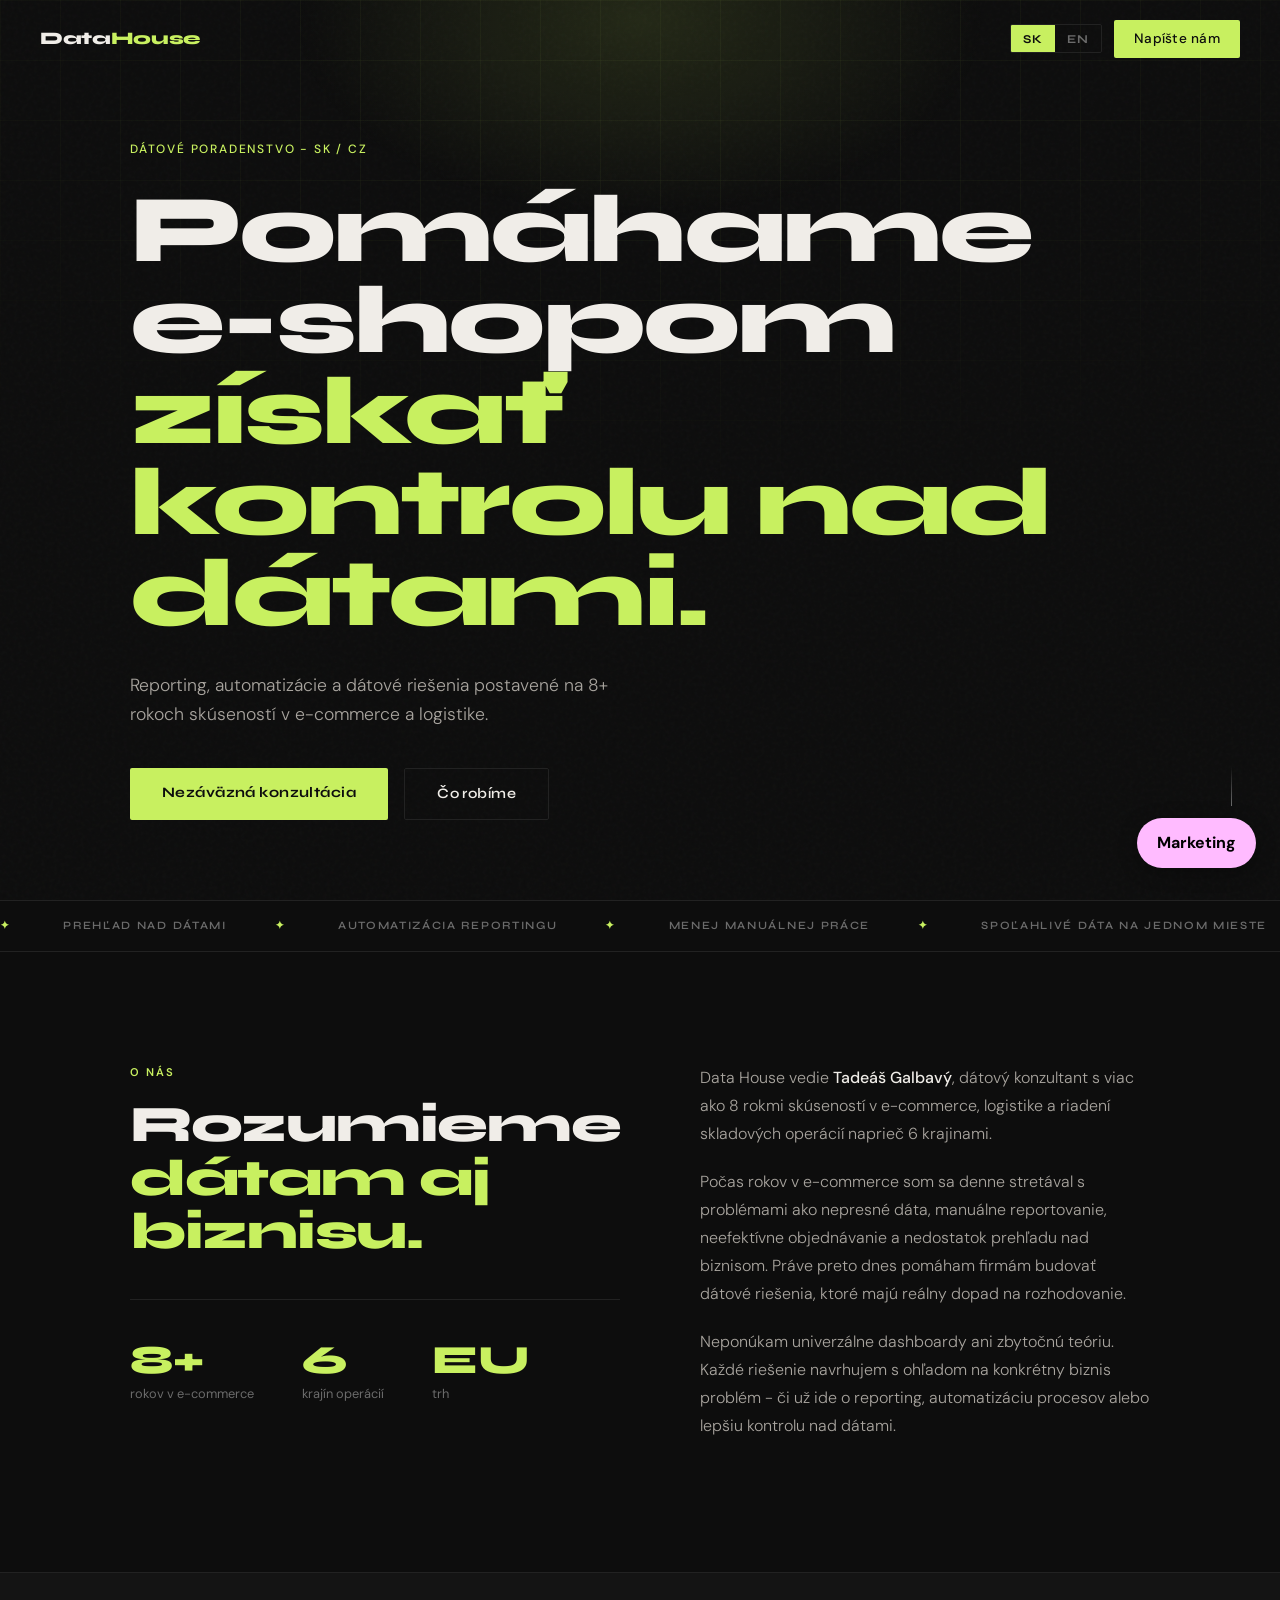
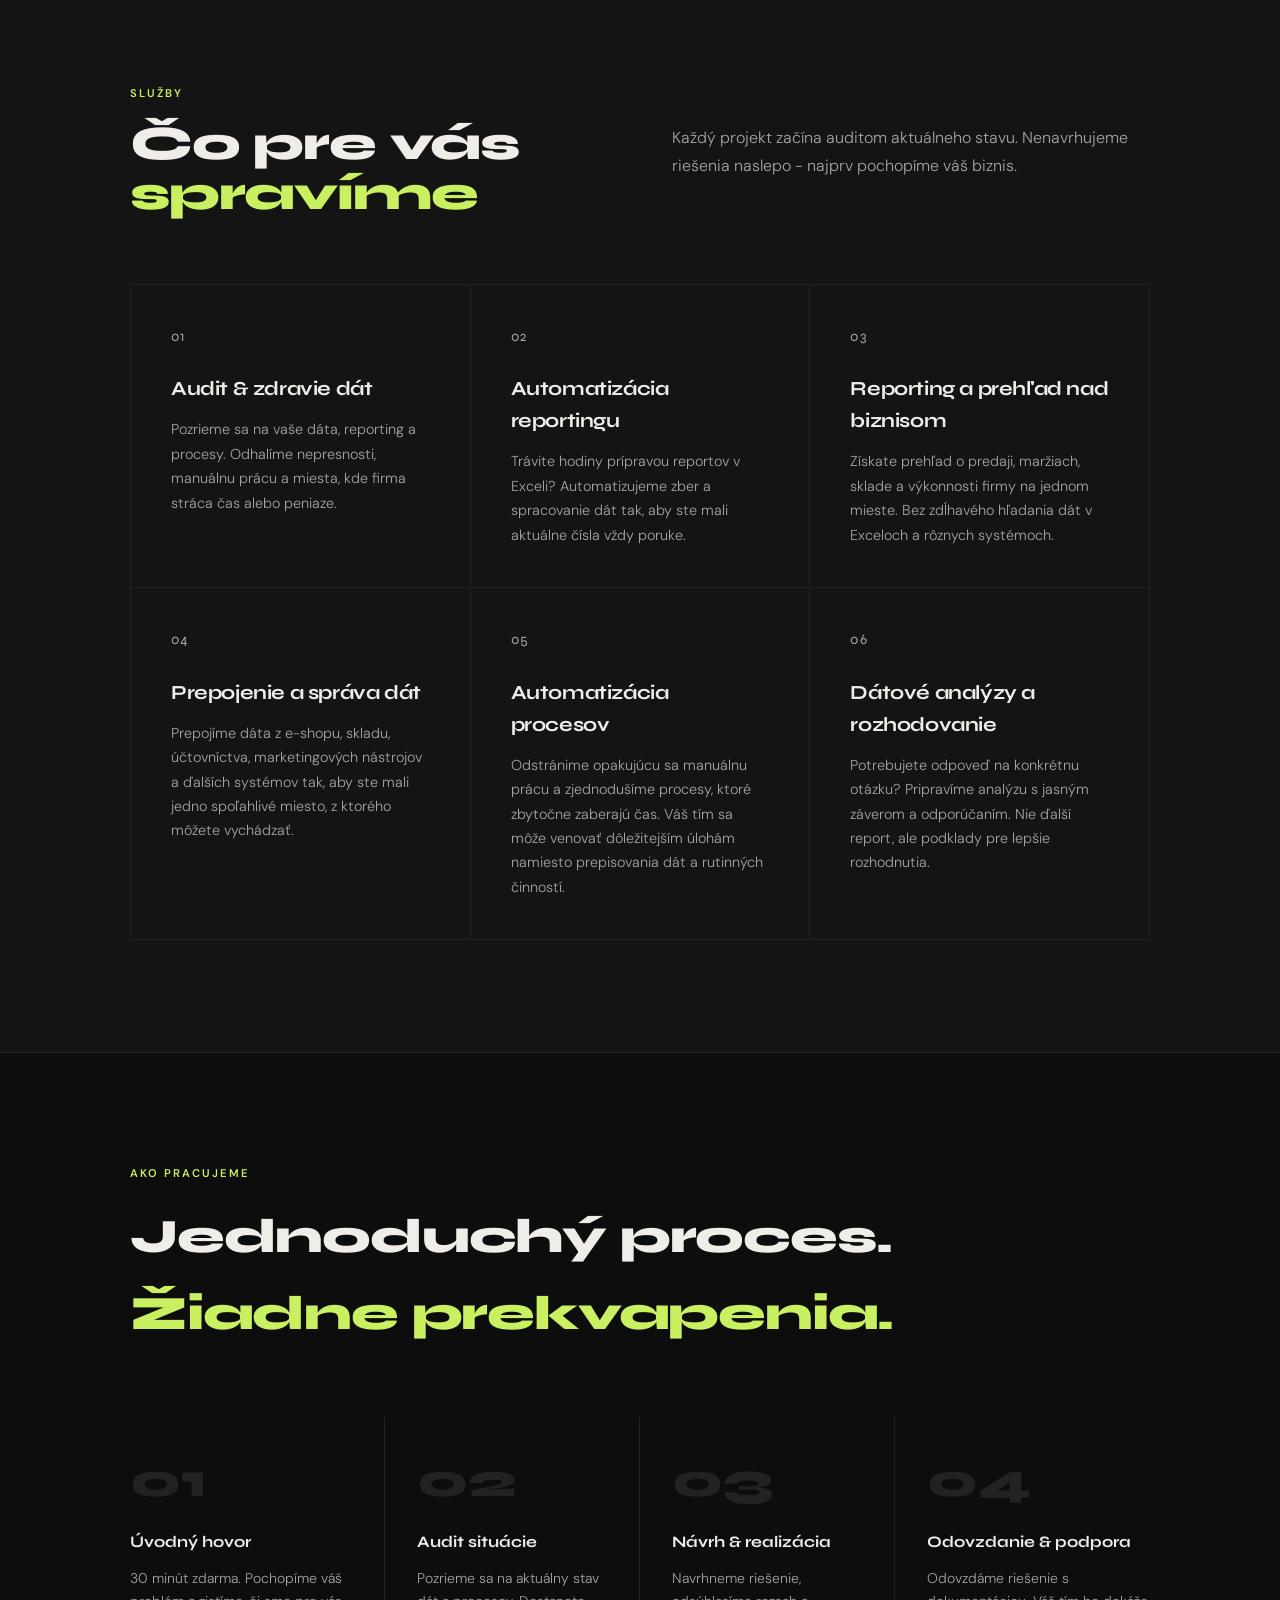
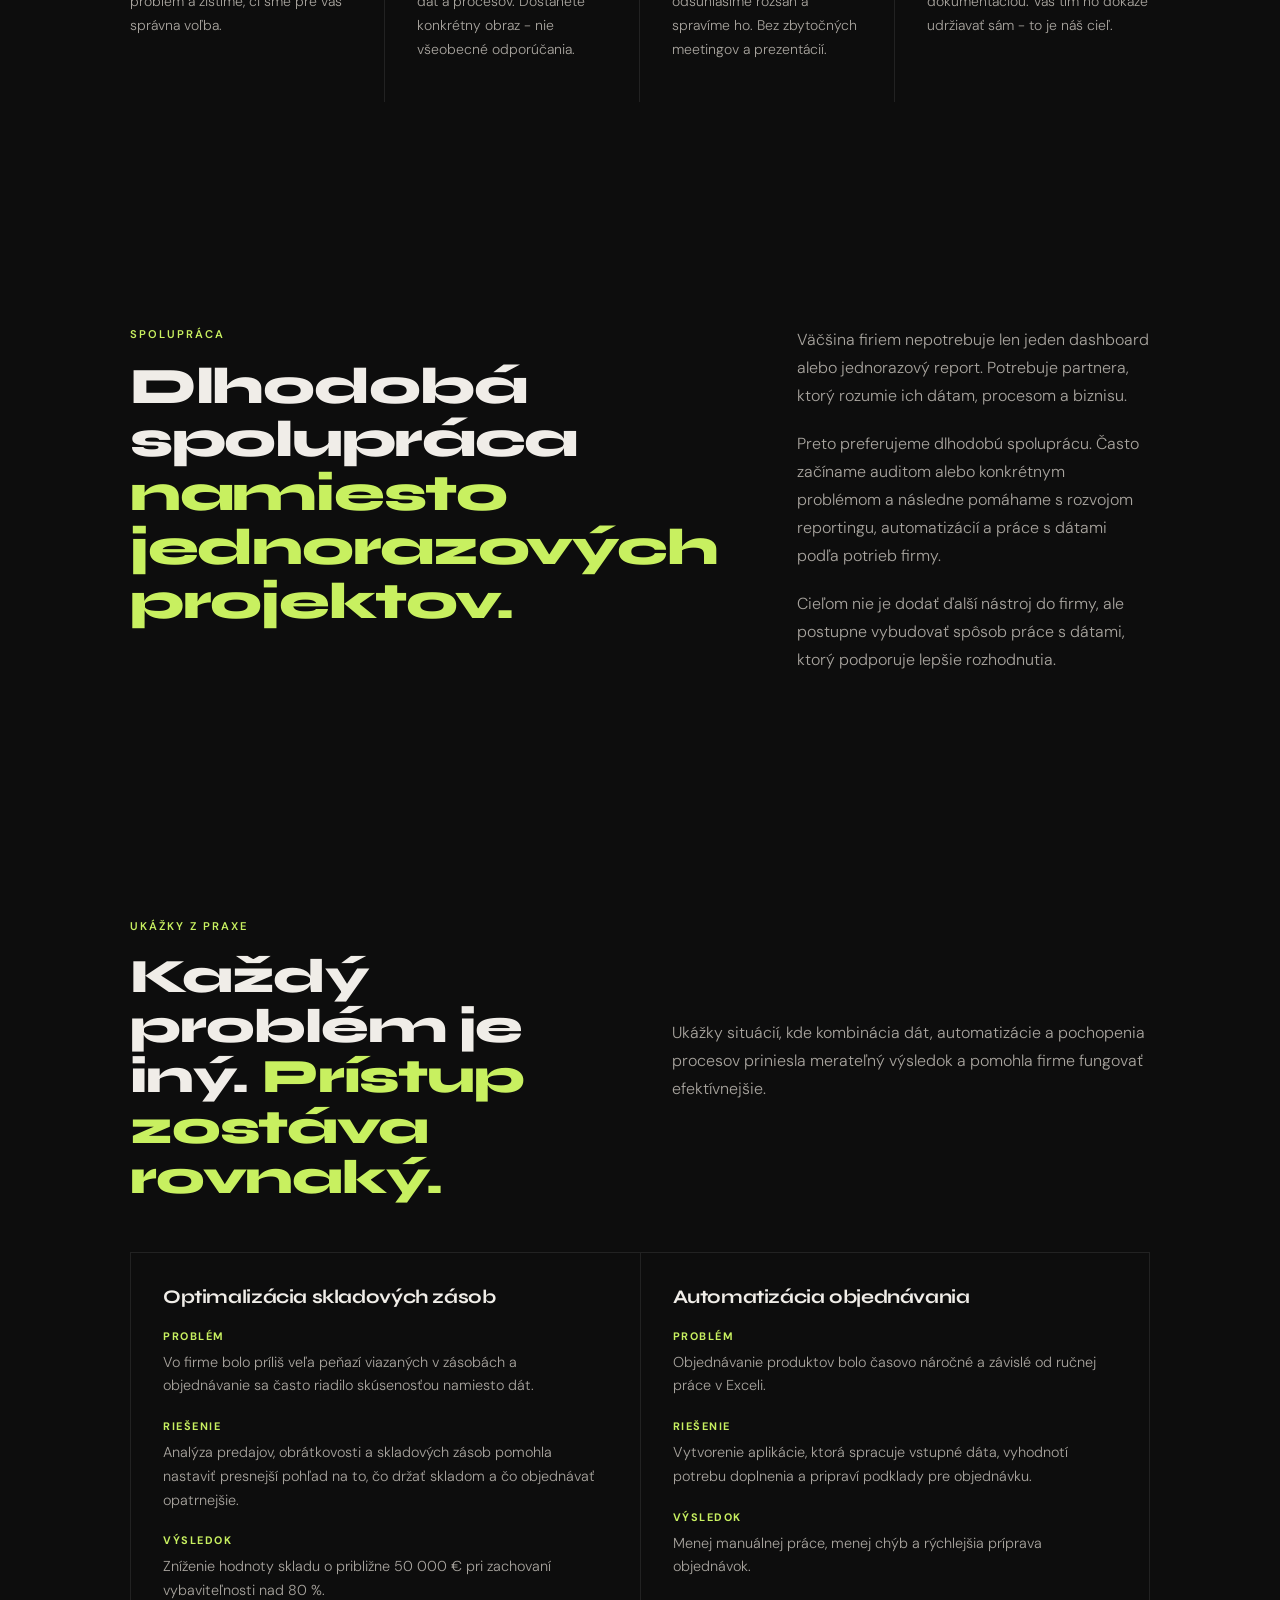
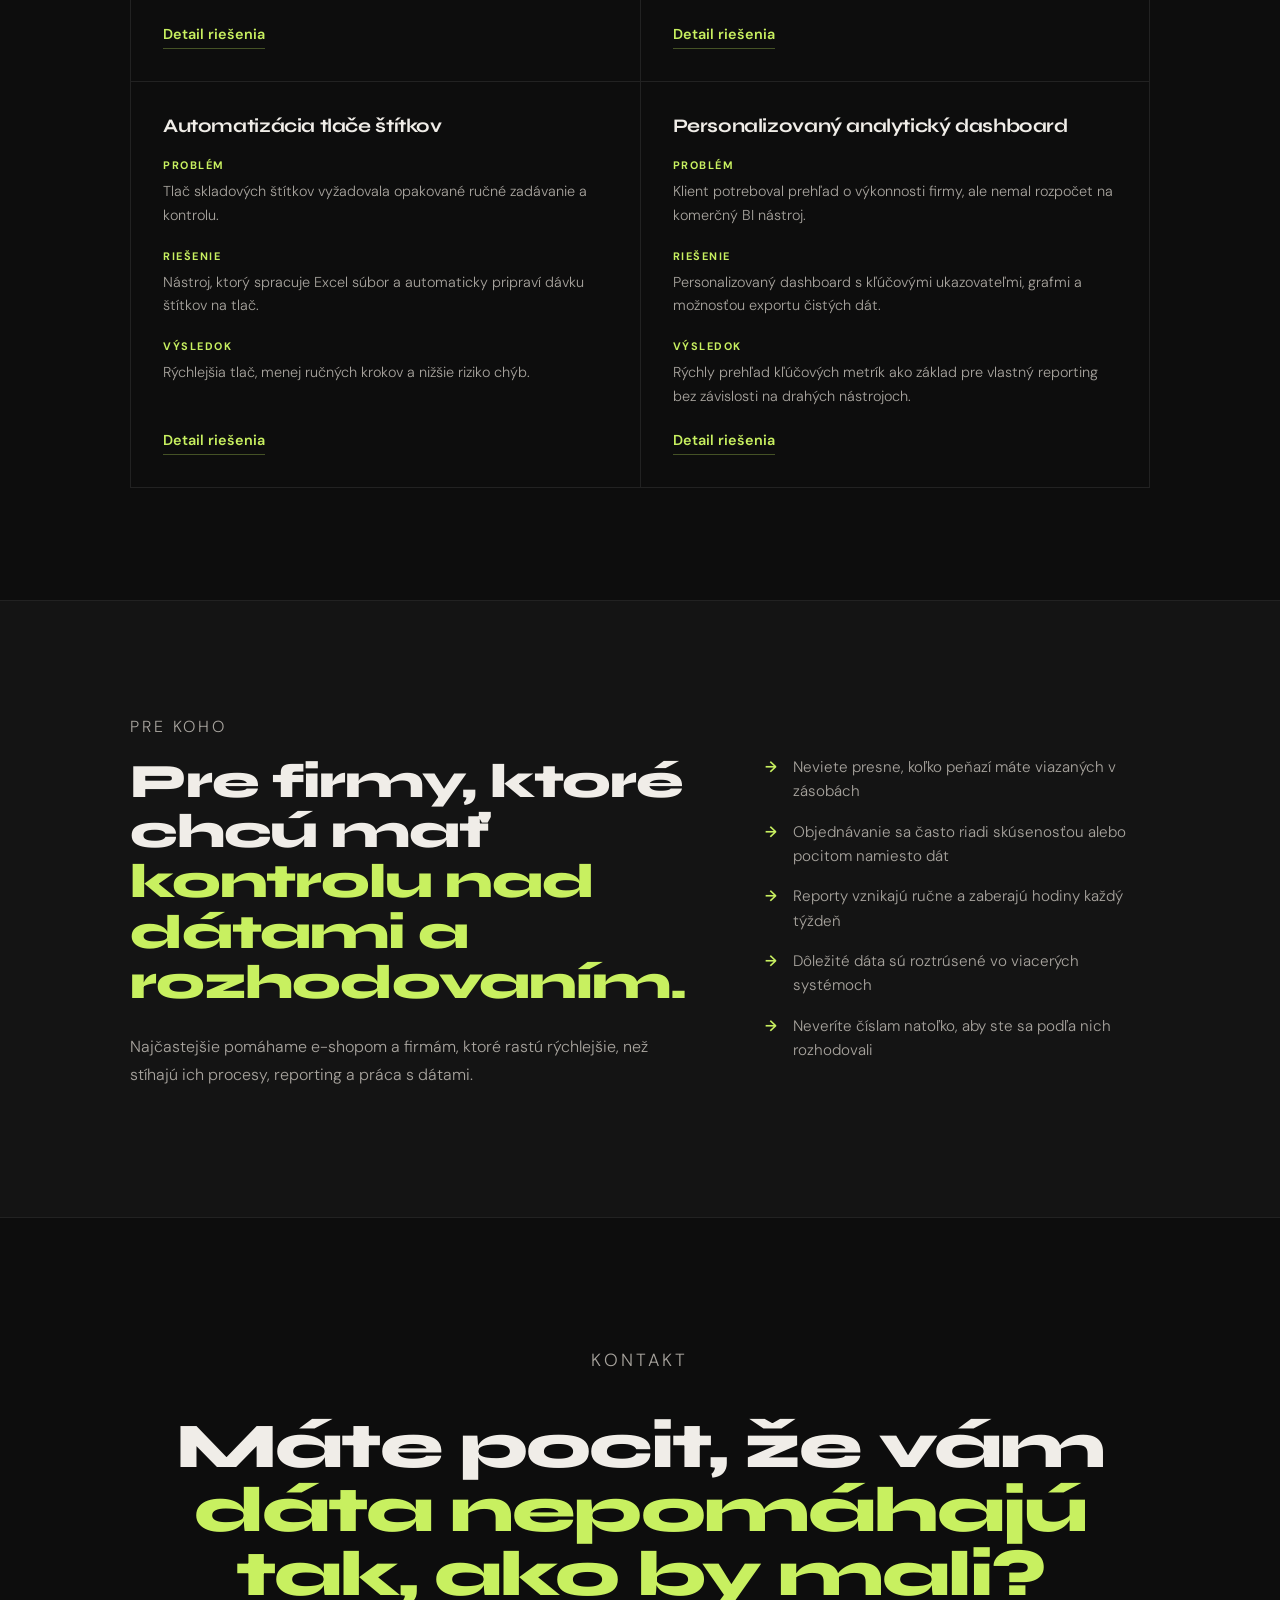
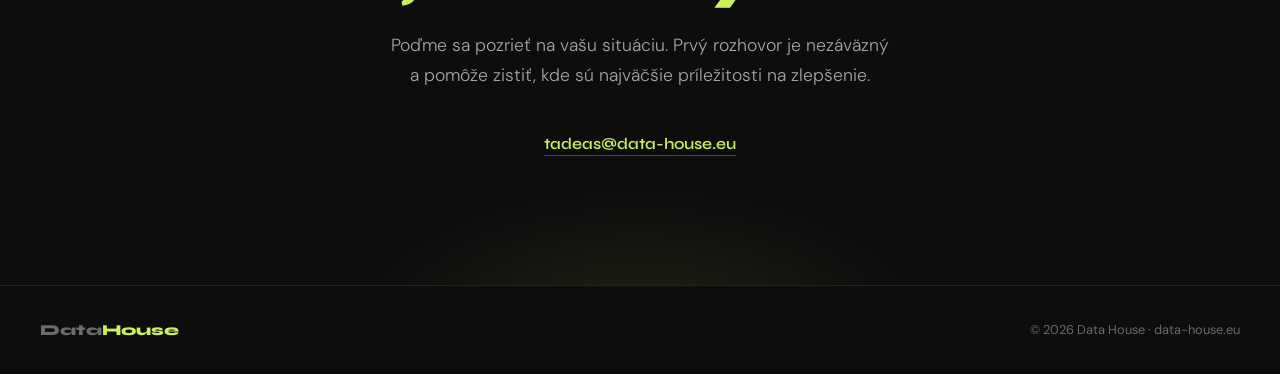
<file: index.html>
<!DOCTYPE html>
<html lang="sk">
<head>
  <!-- Google tag (gtag.js) -->
  <script async src="https://www.googletagmanager.com/gtag/js?id=G-6M3CT442VM"></script>
  <script>
    window.dataLayer = window.dataLayer || [];
    function gtag(){dataLayer.push(arguments);}
    gtag('js', new Date());
    gtag('config', 'G-6M3CT442VM');
  </script>

  <meta charset="UTF-8" />
  <meta name="description" content="Pomáhame e-shopom získať kontrolu nad dátami, reportingom a procesmi. Vďaka dátam robia lepšie rozhodnutia, znižujú manuálnu prácu a získavajú väčší prehľad nad biznisom.">
  <meta name="keywords" content="dátové poradenstvo, e-commerce dáta, reporting, automatizácia reportingu, procesy, skladové zásoby, lepšie rozhodovanie, Slovensko, Česko, EU">
  <meta name="author" content="Tadeáš Galbavý - Data House">
  
  <meta property="og:title" content="Data House - Kontrola nad dátami, procesmi a rozhodovaním">
  <meta property="og:description" content="Pomáhame e-shopom získať kontrolu nad dátami, reportingom a procesmi. Vďaka dátam robia lepšie rozhodnutia, znižujú manuálnu prácu a získavajú väčší prehľad nad biznisom.">
  <meta property="og:url" content="https://www.data-house.eu">
  <meta property="og:type" content="website">
  <meta name="viewport" content="width=device-width, initial-scale=1.0" />
  <meta property="og:image" content="https://www.data-house.eu/datahouse_logo.png">
  
  <link rel="canonical" href="https://www.data-house.eu/" />
  <link rel="icon" type="image/png" href="datahouse_fav.png">
  
  <title>Data House - Kontrola nad dátami, procesmi a rozhodovaním</title>
  <link rel="preconnect" href="https://fonts.googleapis.com">
  <link href="https://fonts.googleapis.com/css2?family=Syne:wght@400;600;700;800&family=DM+Sans:ital,wght@0,300;0,400;0,500;1,300&display=swap" rel="stylesheet">
  <link rel="stylesheet" href="assets/css/styles.css">
  <script type="application/ld+json">
    {
      "@context": "https://schema.org",
      "@type": "ProfessionalService",
      "name": "Data House",
      "image": "https://www.data-house.eu/datahouse_logo.png",
      "@id": "https://www.data-house.eu",
      "url": "https://www.data-house.eu",
      "priceRange": "$$",
      "address": {
        "@type": "PostalAddress",
        "addressCountry": "SK"
      },
      "knowsAbout": [
        "Data Analytics",
        "Power BI",
        "Business Intelligence",
        "E-commerce Analytics",
        "Process Automation"
      ],
      "sameAs": [
        "https://www.linkedin.com/in/tadeasgalbavy"
      ]
    }
  </script>
</head>
<body class="theme-data">

  <nav id="navbar">
    <a href="#" class="nav-logo">Data<span>House</span></a>
    <div class="nav-right">
      <div class="lang-switcher">
        <button class="lang-btn active" onclick="setLang('sk')" id="btn-sk">SK</button>
        <button class="lang-btn" onclick="setLang('en')" id="btn-en">EN</button>
      </div>
      <a href="#kontakt" class="nav-cta" id="nav-cta-link">Napíšte nám</a>
    </div>
  </nav>

  <!-- HERO -->
  <section class="hero">
    <div class="hero-grid-bg"></div>
    <div class="hero-glow"></div>
    <div class="container" style="position:relative;z-index:1;">
      <p class="hero-label" id="hero-label">Dátové poradenstvo - SK / CZ</p>
      <h1 id="hero-h1">Pomáhame e-shopom <em>získať kontrolu nad dátami.</em></h1>
      <p class="hero-sub" id="hero-sub">Reporting, automatizácie a dátové riešenia postavené na 8+ rokoch skúseností v e-commerce a logistike.</p>
      <div class="hero-actions">
        <a href="#kontakt" class="btn-primary" id="hero-btn-primary">Nezáväzná konzultácia</a>
        <a href="#sluzby" class="btn-ghost" id="hero-btn-ghost">Čo robíme</a>
      </div>
    </div>
    <div class="hero-scroll">Scroll</div>
  </section>

  <!-- STRIP -->
  <div class="strip">
    <div class="strip-inner">
      <span class="strip-item" id="data-strip-1"><span>✦</span> Prehľad nad dátami</span>
      <span class="strip-item" id="data-strip-2"><span>✦</span> Automatizácia reportingu</span>
      <span class="strip-item" id="data-strip-3"><span>✦</span> Menej manuálnej práce</span>
      <span class="strip-item" id="data-strip-4"><span>✦</span> Spoľahlivé dáta na jednom mieste</span>
      <span class="strip-item" id="data-strip-5"><span>✦</span> Lepšie rozhodovanie</span>
      <span class="strip-item" id="data-strip-6"><span>✦</span> E-commerce & skladové procesy</span>
      <span class="strip-item" id="data-strip-7"><span>✦</span> Prehľad nad dátami</span>
      <span class="strip-item" id="data-strip-8"><span>✦</span> Automatizácia reportingu</span>
      <span class="strip-item" id="data-strip-9"><span>✦</span> Menej manuálnej práce</span>
      <span class="strip-item" id="data-strip-10"><span>✦</span> Spoľahlivé dáta na jednom mieste</span>
      <span class="strip-item" id="data-strip-11"><span>✦</span> Lepšie rozhodovanie</span>
      <span class="strip-item" id="data-strip-12"><span>✦</span> E-commerce & skladové procesy</span>
    </div>
  </div>

  <!-- ABOUT -->
  <section class="about">
    <div class="container">
      <div class="about-grid reveal">
        <div>
          <p class="section-label" id="about-label">O nás</p>
          <h2 id="about-h2">Rozumieme <em>dátam aj biznisu.</em></h2>
          <div class="about-stat">
            <div class="stat-item">
              <div class="stat-num">8+</div>
              <div class="stat-label" id="stat1">rokov v e-commerce</div>
            </div>
            <div class="stat-item">
              <div class="stat-num">6</div>
              <div class="stat-label" id="stat2">krajín operácií</div>
            </div>
            <div class="stat-item">
              <div class="stat-num">EU</div>
              <div class="stat-label" id="stat3">trh</div>
            </div>
          </div>
        </div>
        <div class="about-text">
          <p id="about-p1">Data House vedie <strong>Tadeáš Galbavý</strong>, dátový konzultant s viac ako 8 rokmi skúseností v e-commerce, logistike a riadení skladových operácií naprieč 6 krajinami.</p>
          <p id="about-p2">Počas rokov v e-commerce som sa denne stretával s problémami ako nepresné dáta, manuálne reportovanie, neefektívne objednávanie a nedostatok prehľadu nad biznisom. Práve preto dnes pomáham firmám budovať dátové riešenia, ktoré majú reálny dopad na rozhodovanie.</p>
          <p id="about-p3">Neponúkam univerzálne dashboardy ani zbytočnú teóriu. Každé riešenie navrhujem s ohľadom na konkrétny biznis problém - či už ide o reporting, automatizáciu procesov alebo lepšiu kontrolu nad dátami.</p>
        </div>
      </div>
    </div>
  </section>

  <!-- SERVICES -->
  <section class="services" id="sluzby">
    <div class="container">
      <div class="services-head reveal">
        <div>
          <p class="section-label" id="services-label">Služby</p>
          <h2 id="services-h2">Čo pre vás <em>spravíme</em></h2>
        </div>
        <p class="services-intro" id="services-intro">Každý projekt začína auditom aktuálneho stavu. Nenavrhujeme riešenia naslepo - najprv pochopíme váš biznis.</p>
      </div>
      <div class="services-grid reveal">
        <div class="service-card">
          <p class="service-num">01</p>
          <h3 id="s1-title">Audit & zdravie dát</h3>
          <p id="s1-desc">Pozrieme sa na vaše dáta, reporting a procesy. Odhalíme nepresnosti, manuálnu prácu a miesta, kde firma stráca čas alebo peniaze.</p>
        </div>
        <div class="service-card">
          <p class="service-num">02</p>
          <h3 id="s2-title">Automatizácia reportingu</h3>
          <p id="s2-desc">Trávite hodiny prípravou reportov v Exceli? Automatizujeme zber a spracovanie dát tak, aby ste mali aktuálne čísla vždy poruke.</p>
        </div>
        <div class="service-card">
          <p class="service-num">03</p>
          <h3 id="s3-title">Reporting a prehľad nad biznisom</h3>
          <p id="s3-desc">Získate prehľad o predaji, maržiach, sklade a výkonnosti firmy na jednom mieste. Bez zdĺhavého hľadania dát v Exceloch a rôznych systémoch.</p>
        </div>
        <div class="service-card">
          <p class="service-num">04</p>
          <h3 id="s4-title">Prepojenie a správa dát</h3>
          <p id="s4-desc">Prepojíme dáta z e-shopu, skladu, účtovníctva, marketingových nástrojov a ďalších systémov tak, aby ste mali jedno spoľahlivé miesto, z ktorého môžete vychádzať.</p>
        </div>
        <div class="service-card">
          <p class="service-num">05</p>
          <h3 id="s5-title">Automatizácia procesov</h3>
          <p id="s5-desc">Odstránime opakujúcu sa manuálnu prácu a zjednodušíme procesy, ktoré zbytočne zaberajú čas. Váš tím sa môže venovať dôležitejším úlohám namiesto prepisovania dát a rutinných činností.</p>
        </div>
        <div class="service-card">
          <p class="service-num">06</p>
          <h3 id="s6-title">Dátové analýzy a rozhodovanie</h3>
          <p id="s6-desc">Potrebujete odpoveď na konkrétnu otázku? Pripravíme analýzu s jasným záverom a odporúčaním. Nie ďalší report, ale podklady pre lepšie rozhodnutia.</p>
        </div>
      </div>
    </div>
  </section>

  <!-- HOW -->
  <section class="how">
    <div class="container">
      <p class="section-label reveal" id="how-label">Ako pracujeme</p>
      <h2 class="reveal" id="how-h2">Jednoduchý proces.<br><em>Žiadne prekvapenia.</em></h2>
      <div class="steps reveal">
        <div class="step">
          <div class="step-num">01</div>
          <h3 id="step1-title">Úvodný hovor</h3>
          <p id="step1-desc">30 minút zdarma. Pochopíme váš problém a zistíme, či sme pre vás správna voľba.</p>
        </div>
        <div class="step">
          <div class="step-num">02</div>
          <h3 id="step2-title">Audit situácie</h3>
          <p id="step2-desc">Pozrieme sa na aktuálny stav dát a procesov. Dostanete konkrétny obraz - nie všeobecné odporúčania.</p>
        </div>
        <div class="step">
          <div class="step-num">03</div>
          <h3 id="step3-title">Návrh & realizácia</h3>
          <p id="step3-desc">Navrhneme riešenie, odsúhlasíme rozsah a spravíme ho. Bez zbytočných meetingov a prezentácií.</p>
        </div>
        <div class="step">
          <div class="step-num">04</div>
          <h3 id="step4-title">Odovzdanie & podpora</h3>
          <p id="step4-desc">Odovzdáme riešenie s dokumentáciou. Váš tím ho dokáže udržiavať sám - to je náš cieľ.</p>
        </div>
      </div>
    </div>
  </section>

  <!-- OUTCOME -->
  <section class="about">
    <div class="container">
      <div class="about-grid reveal">
        <div>
          <p class="section-label" id="outcome-label">Spolupráca</p>
          <h2 id="outcome-h2">Dlhodobá spolupráca <em>namiesto jednorazových projektov.</em></h2>
        </div>
        <div class="about-text">
          <p id="outcome-p1">Väčšina firiem nepotrebuje len jeden dashboard alebo jednorazový report. Potrebuje partnera, ktorý rozumie ich dátam, procesom a biznisu.</p>
          <p id="outcome-p2">Preto preferujeme dlhodobú spoluprácu. Často začíname auditom alebo konkrétnym problémom a následne pomáhame s rozvojom reportingu, automatizácií a práce s dátami podľa potrieb firmy.</p>
          <p id="outcome-p3">Cieľom nie je dodať ďalší nástroj do firmy, ale postupne vybudovať spôsob práce s dátami, ktorý podporuje lepšie rozhodnutia.</p>
        </div>
      </div>
    </div>
  </section>

  <!-- SOLUTIONS -->
  <section class="solutions">
    <div class="container">
      <div class="solutions-head reveal">
        <div>
          <p class="section-label" id="solutions-label">Ukážky z praxe</p>
          <h2 id="solutions-h2">Každý problém je iný. <em>Prístup zostáva rovnaký.</em></h2>
        </div>
        <p class="solutions-intro" id="solutions-intro">Ukážky situácií, kde kombinácia dát, automatizácie a pochopenia procesov priniesla merateľný výsledok a pomohla firme fungovať efektívnejšie.</p>
      </div>
      <div class="solutions-grid reveal">
        <article class="solution-card">
          <h3 id="solution1-title">Optimalizácia skladových zásob</h3>
          <div class="solution-item">
            <span id="solution-problem-label-1">Problém</span>
            <p id="solution1-problem">Vo firme bolo príliš veľa peňazí viazaných v zásobách a objednávanie sa často riadilo skúsenosťou namiesto dát.</p>
          </div>
          <div class="solution-item">
            <span id="solution-solution-label-1">Riešenie</span>
            <p id="solution1-solution">Analýza predajov, obrátkovosti a skladových zásob pomohla nastaviť presnejší pohľad na to, čo držať skladom a čo objednávať opatrnejšie.</p>
          </div>
          <div class="solution-item">
            <span id="solution-result-label-1">Výsledok</span>
            <p id="solution1-result">Zníženie hodnoty skladu o približne 50 000 € pri zachovaní vybaviteľnosti nad 80 %.</p>
          </div>
          <a href="https://github.com/TadeasGalbavy/ordering-app" class="solution-link" id="solution1-link">Detail riešenia</a>
        </article>
        <article class="solution-card">
          <h3 id="solution2-title">Automatizácia objednávania</h3>
          <div class="solution-item">
            <span id="solution-problem-label-2">Problém</span>
            <p id="solution2-problem">Objednávanie produktov bolo časovo náročné a závislé od ručnej práce v Exceli.</p>
          </div>
          <div class="solution-item">
            <span id="solution-solution-label-2">Riešenie</span>
            <p id="solution2-solution">Vytvorenie aplikácie, ktorá spracuje vstupné dáta, vyhodnotí potrebu doplnenia a pripraví podklady pre objednávku.</p>
          </div>
          <div class="solution-item">
            <span id="solution-result-label-2">Výsledok</span>
            <p id="solution2-result">Menej manuálnej práce, menej chýb a rýchlejšia príprava objednávok.</p>
          </div>
          <a href="https://github.com/TadeasGalbavy/ordering-app" class="solution-link" id="solution2-link">Detail riešenia</a>
        </article>
        <article class="solution-card">
          <h3 id="solution3-title">Automatizácia tlače štítkov</h3>
          <div class="solution-item">
            <span id="solution-problem-label-3">Problém</span>
            <p id="solution3-problem">Tlač skladových štítkov vyžadovala opakované ručné zadávanie a kontrolu.</p>
          </div>
          <div class="solution-item">
            <span id="solution-solution-label-3">Riešenie</span>
            <p id="solution3-solution">Nástroj, ktorý spracuje Excel súbor a automaticky pripraví dávku štítkov na tlač.</p>
          </div>
          <div class="solution-item">
            <span id="solution-result-label-3">Výsledok</span>
            <p id="solution3-result">Rýchlejšia tlač, menej ručných krokov a nižšie riziko chýb.</p>
          </div>
          <a href="https://github.com/TadeasGalbavy/zpl-batch-print" class="solution-link" id="solution3-link">Detail riešenia</a>
        </article>
        <article class="solution-card">
          <h3 id="solution4-title">Personalizovaný analytický dashboard</h3>
          <div class="solution-item">
            <span id="solution-problem-label-4">Problém</span>
            <p id="solution4-problem">Klient potreboval prehľad o výkonnosti firmy, ale nemal rozpočet na komerčný BI nástroj.</p>
          </div>
          <div class="solution-item">
            <span id="solution-solution-label-4">Riešenie</span>
            <p id="solution4-solution">Personalizovaný dashboard s kľúčovými ukazovateľmi, grafmi a možnosťou exportu čistých dát.</p>
          </div>
          <div class="solution-item">
            <span id="solution-result-label-4">Výsledok</span>
            <p id="solution4-result">Rýchly prehľad kľúčových metrík ako základ pre vlastný reporting bez závislosti na drahých nástrojoch.</p>
          </div>
          <a href="https://custom-dashboard-example.streamlit.app/" class="solution-link" id="solution4-link">Detail riešenia</a>
        </article>
      </div>
    </div>
  </section>

  <!-- WHO -->
  <section class="who">
    <div class="container">
      <div class="who-grid reveal">
        <div>
          <p class="section-label" id="who-label">Pre koho</p>
          <h2 id="who-h2">Pre firmy, ktoré chcú mať <em>kontrolu nad dátami a rozhodovaním.</em></h2>
          <p id="who-p">Najčastejšie pomáhame e-shopom a firmám, ktoré rastú rýchlejšie, než stíhajú ich procesy, reporting a práca s dátami.</p>
        </div>
        <ul class="who-list" id="who-list">
          <li>Neviete presne, koľko peňazí máte viazaných v zásobách</li>
          <li>Objednávanie sa často riadi skúsenosťou alebo pocitom namiesto dát</li>
          <li>Reporty vznikajú ručne a zaberajú hodiny každý týždeň</li>
          <li>Dôležité dáta sú roztrúsené vo viacerých systémoch</li>
          <li>Neveríte číslam natoľko, aby ste sa podľa nich rozhodovali</li>
        </ul>
      </div>
    </div>
  </section>

  <!-- CTA -->
  <section class="cta-section" id="kontakt">
    <div class="cta-glow"></div>
    <div class="container" style="position:relative;z-index:1;">
      <p class="section-label reveal" id="cta-label">Kontakt</p>
      <h2 class="reveal" id="cta-h2">Máte pocit, že vám <em>dáta nepomáhajú tak, ako by mali?</em></h2>
      <p class="reveal" id="cta-p">Poďme sa pozrieť na vašu situáciu. Prvý rozhovor je nezáväzný a pomôže zistiť, kde sú najväčšie príležitosti na zlepšenie.</p>
      <a href="mailto:tadeas@data-house.eu" class="cta-email reveal">tadeas@data-house.eu</a>
    </div>
  </section>

  <!-- FOOTER -->
  <footer>
    <div class="footer-logo">Data<span>House</span></div>
    <p id="footer-copy">© 2026 Data House · data-house.eu</p>
  </footer>

  <script src="assets/js/main.js"></script>
  <a href="/marketing/" class="fab-switch">Marketing</a>
</body>
</html>
</file>
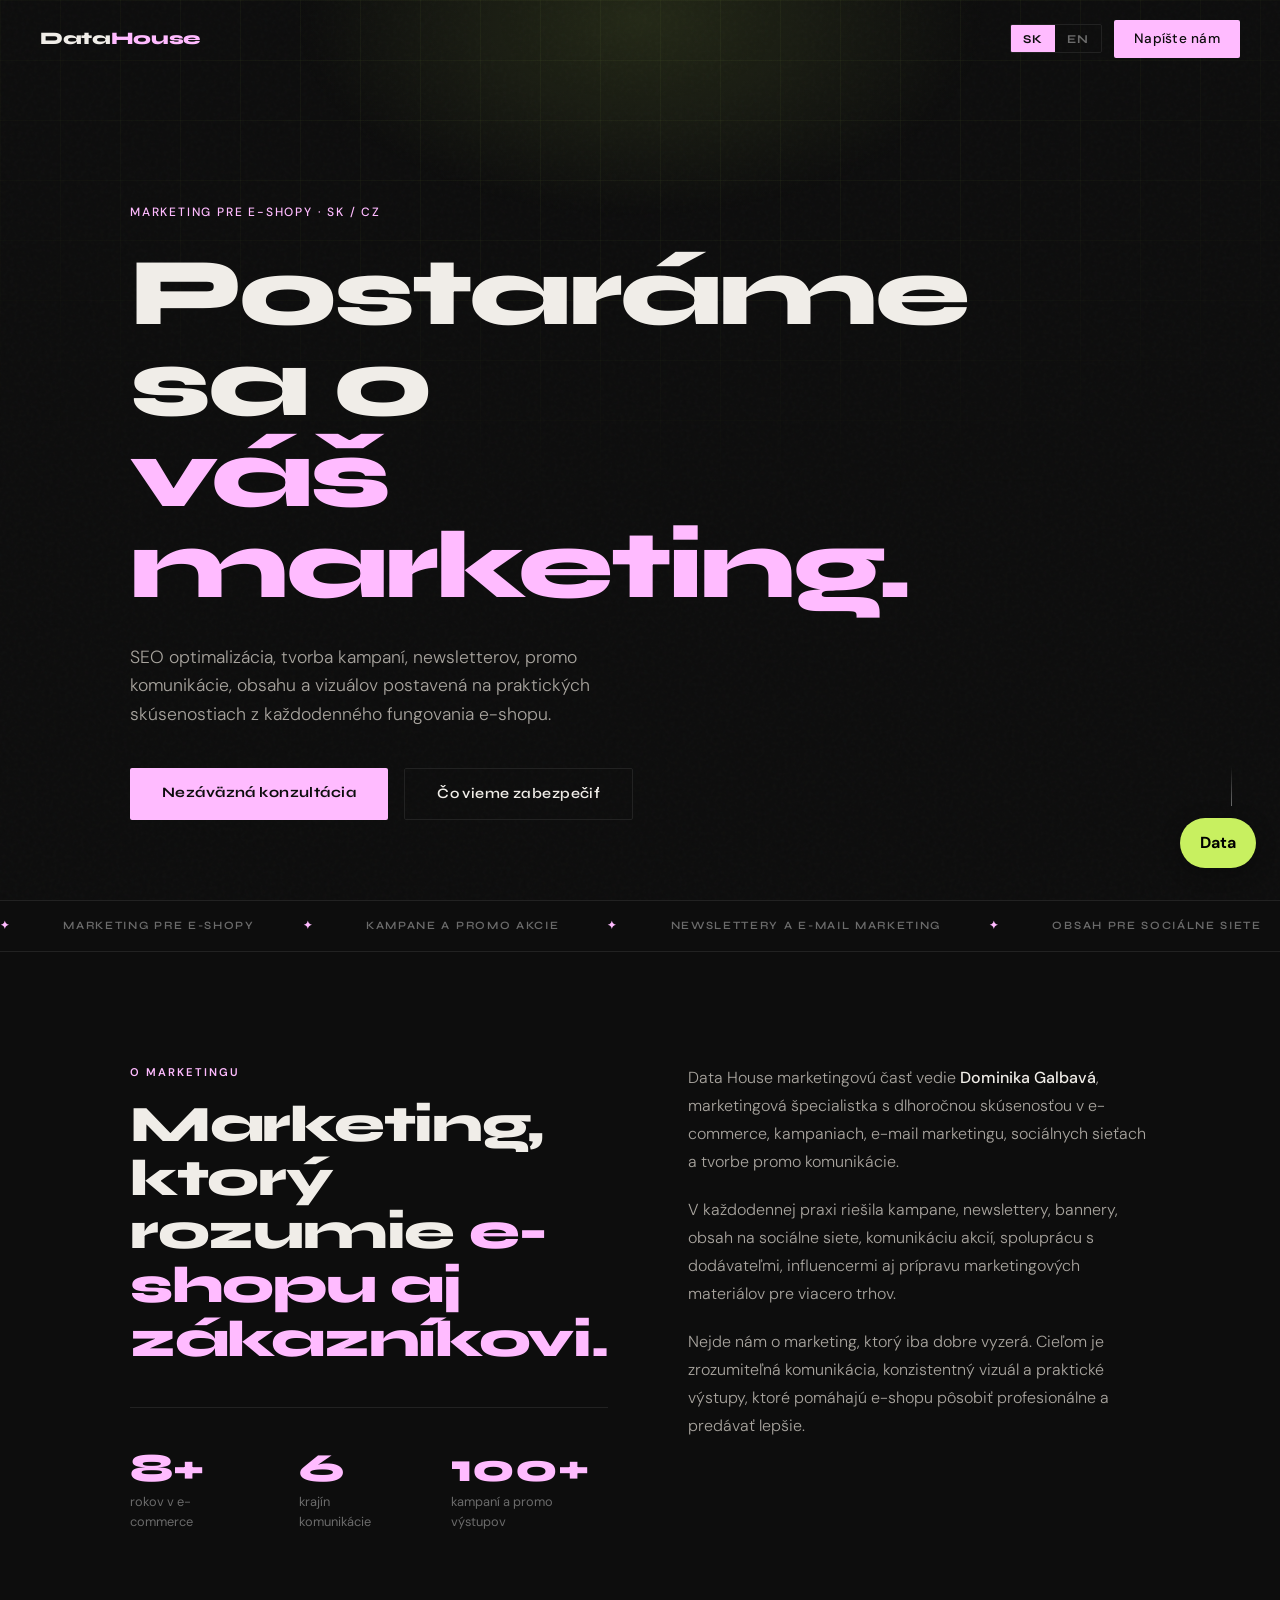
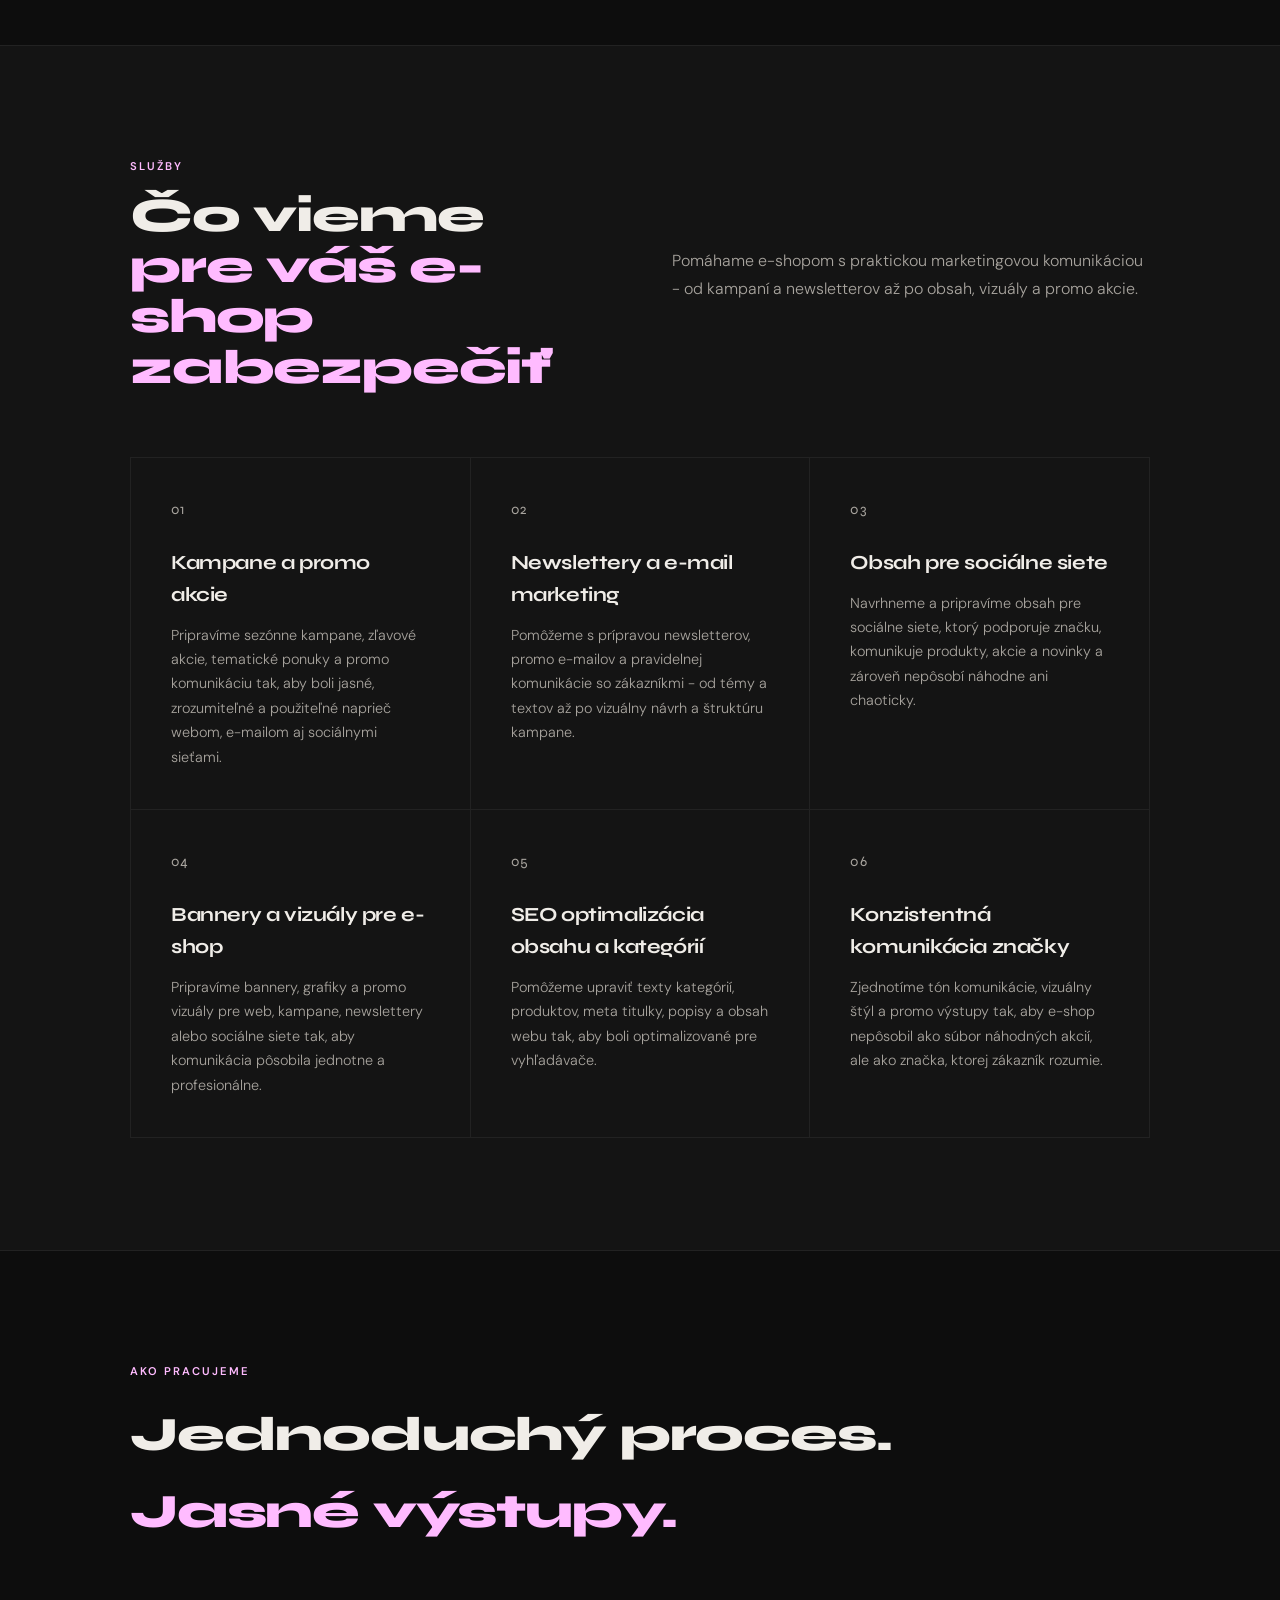
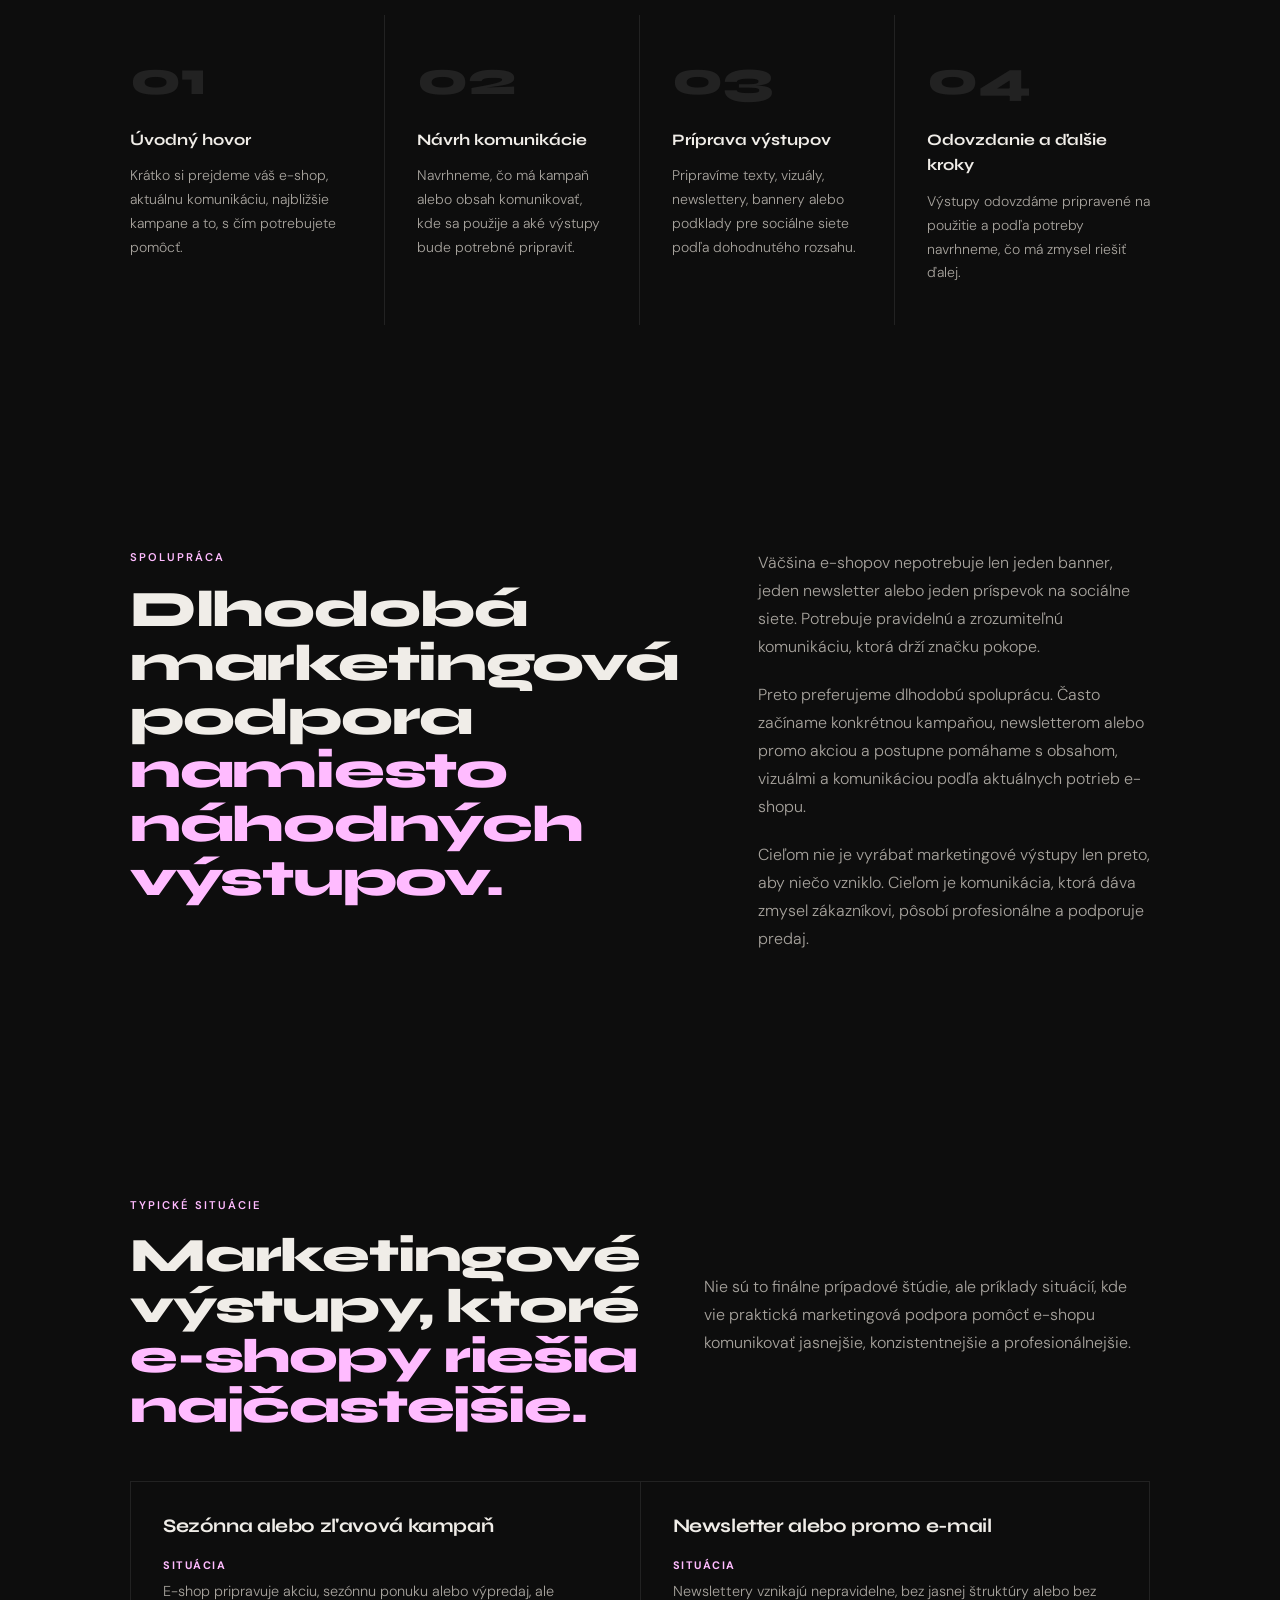
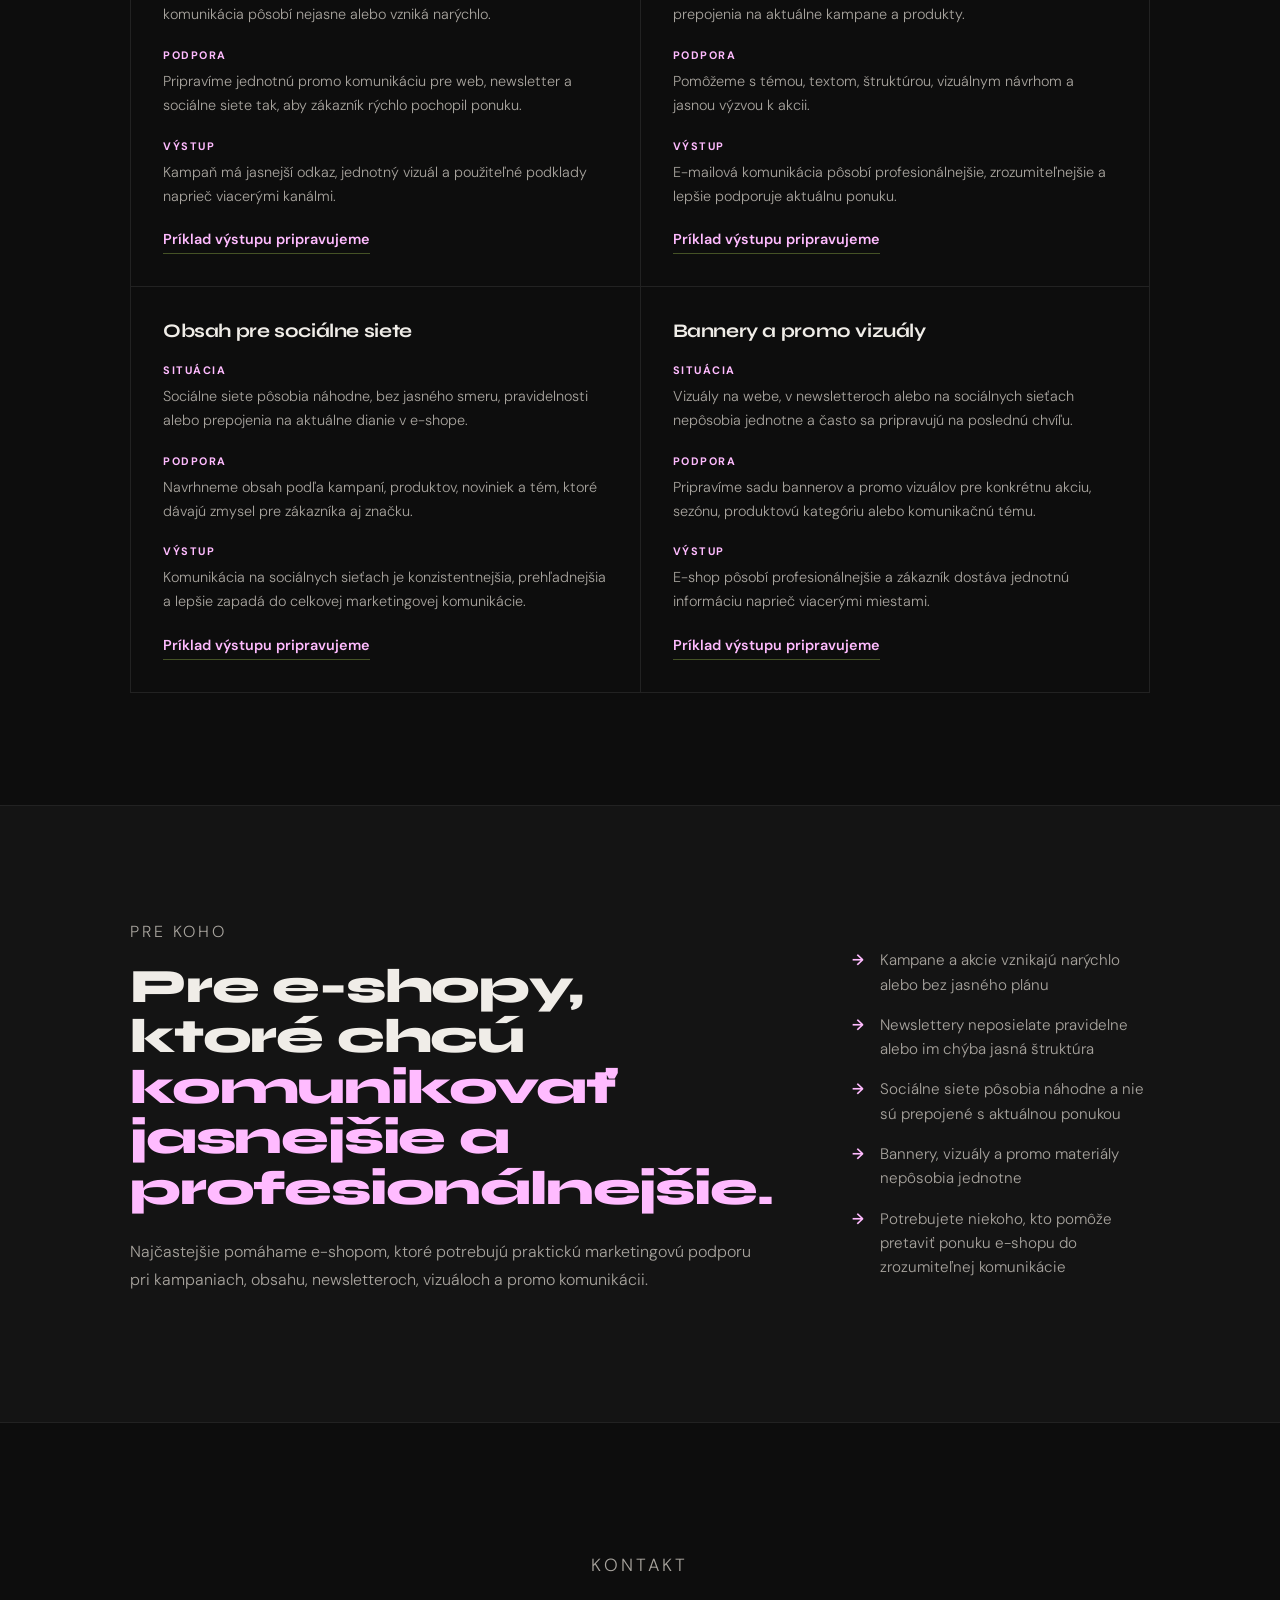
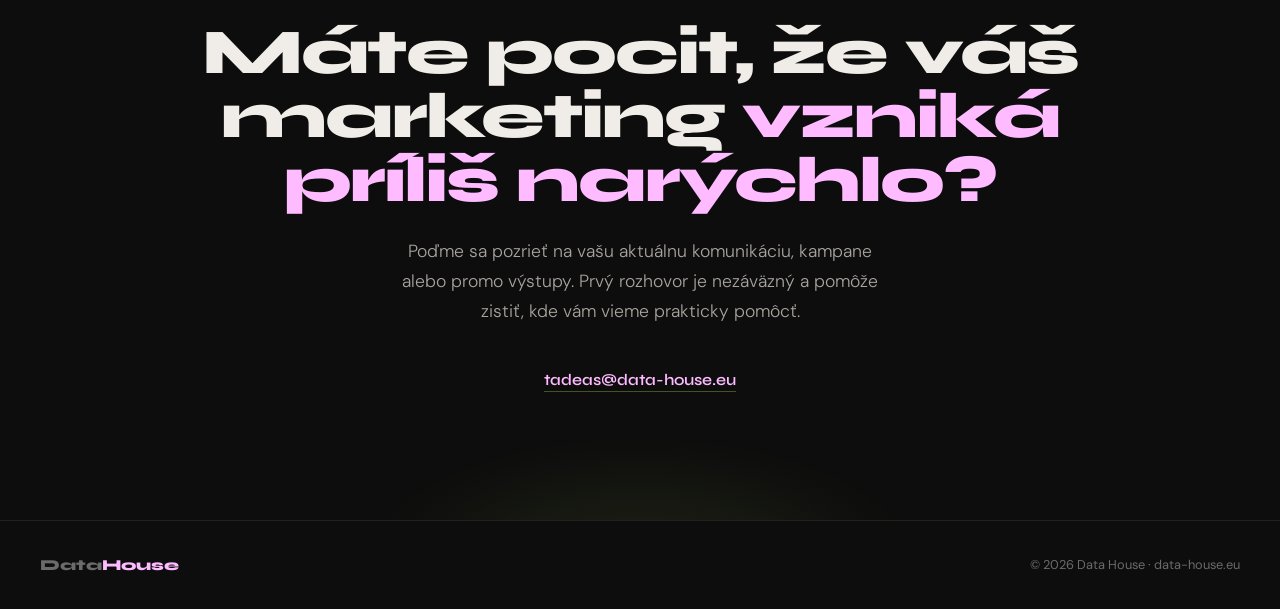
<file: marketing/index.html>
<!DOCTYPE html>
<html lang="sk">
<head>
  <!-- Google tag (gtag.js) -->
  <script async src="https://www.googletagmanager.com/gtag/js?id=G-6M3CT442VM"></script>
  <script>
    window.dataLayer = window.dataLayer || [];
    function gtag(){dataLayer.push(arguments);}
    gtag('js', new Date());
    gtag('config', 'G-6M3CT442VM');
  </script>

  <meta charset="UTF-8" />
  <meta name="description" content="Pomáhame e-shopom získať kontrolu nad dátami, reportingom a procesmi. Vďaka dátam robia lepšie rozhodnutia, znižujú manuálnu prácu a získavajú väčší prehľad nad biznisom.">
  <meta name="keywords" content="dátové poradenstvo, e-commerce dáta, reporting, automatizácia reportingu, procesy, skladové zásoby, lepšie rozhodovanie, Slovensko, Česko, EU">
  <meta name="author" content="Tadeáš Galbavý - Data House">
  
  <meta property="og:title" content="Data House - Kontrola nad dátami, procesmi a rozhodovaním">
  <meta property="og:description" content="Pomáhame e-shopom získať kontrolu nad dátami, reportingom a procesmi. Vďaka dátam robia lepšie rozhodnutia, znižujú manuálnu prácu a získavajú väčší prehľad nad biznisom.">
  <meta property="og:url" content="https://www.data-house.eu/marketing/">
  <meta property="og:type" content="website">
  <meta name="viewport" content="width=device-width, initial-scale=1.0" />
  <meta property="og:image" content="https://www.data-house.eu/datahouse_logo.png">
  
  <link rel="canonical" href="https://www.data-house.eu/marketing/" />
  <link rel="icon" type="image/png" href="/datahouse_fav.png">
  
  <title>Data House - Kontrola nad dátami, procesmi a rozhodovaním</title>
  <link rel="preconnect" href="https://fonts.googleapis.com">
  <link href="https://fonts.googleapis.com/css2?family=Syne:wght@400;600;700;800&family=DM+Sans:ital,wght@0,300;0,400;0,500;1,300&display=swap" rel="stylesheet">
  <link rel="stylesheet" href="/assets/css/styles.css">
  <script type="application/ld+json">
    {
      "@context": "https://schema.org",
      "@type": "ProfessionalService",
      "name": "Data House",
      "image": "https://www.data-house.eu/datahouse_logo.png",
      "@id": "https://www.data-house.eu/marketing/",
      "url": "https://www.data-house.eu/marketing/",
      "priceRange": "$$",
      "address": {
        "@type": "PostalAddress",
        "addressCountry": "SK"
      },
      "knowsAbout": [
        "Data Analytics",
        "Power BI",
        "Business Intelligence",
        "E-commerce Analytics",
        "Process Automation"
      ],
      "sameAs": [
        "https://www.linkedin.com/in/tadeasgalbavy"
      ]
    }
  </script>
</head>
<body class="theme-marketing">

  <nav id="navbar">
    <a href="#" class="nav-logo">Data<span>House</span></a>
    <div class="nav-right">
      <div class="lang-switcher">
        <button class="lang-btn active" onclick="setLang('sk')" id="btn-sk">SK</button>
        <button class="lang-btn" onclick="setLang('en')" id="btn-en">EN</button>
      </div>
      <a href="#kontakt" class="nav-cta" id="nav-cta-link">Napíšte nám</a>
    </div>
  </nav>

  <!-- HERO -->
  <section class="hero">
    <div class="hero-grid-bg"></div>
    <div class="hero-glow"></div>
    <div class="container" style="position:relative;z-index:1;">
      <p class="hero-label" id="hero-label">Marketing pre e-shopy · SK / CZ</p>
      <h1 id="hero-h1">Postaráme sa o <em>váš marketing.</em></h1>
      <p class="hero-sub" id="hero-sub">SEO optimalizácia, tvorba kampaní, newsletterov, promo komunikácie, obsahu a vizuálov postavená na praktických skúsenostiach z každodenného fungovania e-shopu.</p>
      <div class="hero-actions">
        <a href="#kontakt" class="btn-primary" id="hero-btn-primary">Nezáväzná konzultácia</a>
        <a href="#sluzby" class="btn-ghost" id="hero-btn-ghost">Čo vieme zabezpečiť</a>
      </div>
    </div>
    <div class="hero-scroll">Scroll</div>
  </section>

  <!-- STRIP -->
  <div class="strip">
    <div class="strip-inner">
      <span class="strip-item" id="marketing-strip-1"><span>✦</span> Marketing pre e-shopy</span>
      <span class="strip-item" id="marketing-strip-2"><span>✦</span> Kampane a promo akcie</span>
      <span class="strip-item" id="marketing-strip-3"><span>✦</span> Newslettery a e-mail marketing</span>
      <span class="strip-item" id="marketing-strip-4"><span>✦</span> Obsah pre sociálne siete</span>
      <span class="strip-item" id="marketing-strip-5"><span>✦</span> Bannery a vizuály</span>
      <span class="strip-item" id="marketing-strip-6"><span>✦</span> Jasnejšia komunikácia značky</span>
      <span class="strip-item" id="marketing-strip-7"><span>✦</span> Marketing pre e-shopy</span>
      <span class="strip-item" id="marketing-strip-8"><span>✦</span> Kampane a promo akcie</span>
      <span class="strip-item" id="marketing-strip-9"><span>✦</span> Newslettery a e-mail marketing</span>
      <span class="strip-item" id="marketing-strip-10"><span>✦</span> Obsah pre sociálne siete</span>
      <span class="strip-item" id="marketing-strip-11"><span>✦</span> Bannery a vizuály</span>
      <span class="strip-item" id="marketing-strip-12"><span>✦</span> Jasnejšia komunikácia značky</span>
    </div>
  </div>

  <!-- ABOUT -->
  <section class="about">
    <div class="container">
      <div class="about-grid reveal">
        <div>
          <p class="section-label" id="about-label">O marketingu</p>
          <h2 id="about-h2">Marketing, ktorý rozumie <em>e-shopu aj zákazníkovi.</em></h2>
          <div class="about-stat">
            <div class="stat-item">
              <div class="stat-num">8+</div>
              <div class="stat-label" id="stat1">rokov v e-commerce</div>
            </div>
            <div class="stat-item">
              <div class="stat-num">6</div>
              <div class="stat-label" id="stat2">krajín komunikácie</div>
            </div>
            <div class="stat-item">
              <div class="stat-num">100+</div>
              <div class="stat-label" id="stat3">kampaní a promo výstupov</div>
            </div>
          </div>
        </div>
        <div class="about-text">
          <p id="about-p1">Data House marketingovú časť vedie <strong>Dominika Galbavá</strong>, marketingová špecialistka s dlhoročnou skúsenosťou v e-commerce, kampaniach, e-mail marketingu, sociálnych sieťach a tvorbe promo komunikácie.</p>
          <p id="about-p2">V každodennej praxi riešila kampane, newslettery, bannery, obsah na sociálne siete, komunikáciu akcií, spoluprácu s dodávateľmi, influencermi aj prípravu marketingových materiálov pre viacero trhov.</p>
          <p id="about-p3">Nejde nám o marketing, ktorý iba dobre vyzerá. Cieľom je zrozumiteľná komunikácia, konzistentný vizuál a praktické výstupy, ktoré pomáhajú e-shopu pôsobiť profesionálne a predávať lepšie.</p>
        </div>
      </div>
    </div>
  </section>

  <!-- SERVICES -->
  <section class="services" id="sluzby">
    <div class="container">
      <div class="services-head reveal">
        <div>
          <p class="section-label" id="services-label">Služby</p>
          <h2 id="services-h2">Čo vieme <em>pre váš e-shop zabezpečiť</em></h2>
        </div>
        <p class="services-intro" id="services-intro">Pomáhame e-shopom s praktickou marketingovou komunikáciou - od kampaní a newsletterov až po obsah, vizuály a promo akcie.</p>
      </div>
      <div class="services-grid reveal">
        <div class="service-card">
          <p class="service-num">01</p>
          <h3 id="s1-title">Kampane a promo akcie</h3>
          <p id="s1-desc">Pripravíme sezónne kampane, zľavové akcie, tematické ponuky a promo komunikáciu tak, aby boli jasné, zrozumiteľné a použiteľné naprieč webom, e-mailom aj sociálnymi sieťami.</p>
        </div>
        <div class="service-card">
          <p class="service-num">02</p>
          <h3 id="s2-title">Newslettery a e-mail marketing</h3>
          <p id="s2-desc">Pomôžeme s prípravou newsletterov, promo e-mailov a pravidelnej komunikácie so zákazníkmi - od témy a textov až po vizuálny návrh a štruktúru kampane.</p>
        </div>
        <div class="service-card">
          <p class="service-num">03</p>
          <h3 id="s3-title">Obsah pre sociálne siete</h3>
          <p id="s3-desc">Navrhneme a pripravíme obsah pre sociálne siete, ktorý podporuje značku, komunikuje produkty, akcie a novinky a zároveň nepôsobí náhodne ani chaoticky.</p>
        </div>
        <div class="service-card">
          <p class="service-num">04</p>
          <h3 id="s4-title">Bannery a vizuály pre e-shop</h3>
          <p id="s4-desc">Pripravíme bannery, grafiky a promo vizuály pre web, kampane, newslettery alebo sociálne siete tak, aby komunikácia pôsobila jednotne a profesionálne.</p>
        </div>
        <div class="service-card">
          <p class="service-num">05</p>
          <h3 id="s5-title">SEO optimalizácia obsahu a kategórií</h3>
          <p id="s5-desc">Pomôžeme upraviť texty kategórií, produktov, meta titulky, popisy a obsah webu tak, aby boli optimalizované pre vyhľadávače.</p>
        </div>
        <div class="service-card">
          <p class="service-num">06</p>
          <h3 id="s6-title">Konzistentná komunikácia značky</h3>
          <p id="s6-desc">Zjednotíme tón komunikácie, vizuálny štýl a promo výstupy tak, aby e-shop nepôsobil ako súbor náhodných akcií, ale ako značka, ktorej zákazník rozumie.</p>
        </div>
      </div>
    </div>
  </section>

  <!-- HOW -->
  <section class="how">
    <div class="container">
      <p class="section-label reveal" id="how-label">Ako pracujeme</p>
      <h2 class="reveal" id="how-h2">Jednoduchý proces.<br><em>Jasné výstupy.</em></h2>
      <div class="steps reveal">
        <div class="step">
          <div class="step-num">01</div>
          <h3 id="step1-title">Úvodný hovor</h3>
          <p id="step1-desc">Krátko si prejdeme váš e-shop, aktuálnu komunikáciu, najbližšie kampane a to, s čím potrebujete pomôcť.</p>
        </div>
        <div class="step">
          <div class="step-num">02</div>
          <h3 id="step2-title">Návrh komunikácie</h3>
          <p id="step2-desc">Navrhneme, čo má kampaň alebo obsah komunikovať, kde sa použije a aké výstupy bude potrebné pripraviť.</p>
        </div>
        <div class="step">
          <div class="step-num">03</div>
          <h3 id="step3-title">Príprava výstupov</h3>
          <p id="step3-desc">Pripravíme texty, vizuály, newslettery, bannery alebo podklady pre sociálne siete podľa dohodnutého rozsahu.</p>
        </div>
        <div class="step">
          <div class="step-num">04</div>
          <h3 id="step4-title">Odovzdanie a ďalšie kroky</h3>
          <p id="step4-desc">Výstupy odovzdáme pripravené na použitie a podľa potreby navrhneme, čo má zmysel riešiť ďalej.</p>
        </div>
      </div>
    </div>
  </section>

  <!-- OUTCOME -->
  <section class="about">
    <div class="container">
      <div class="about-grid reveal">
        <div>
          <p class="section-label" id="outcome-label">Spolupráca</p>
          <h2 id="outcome-h2">Dlhodobá marketingová podpora <em>namiesto náhodných výstupov.</em></h2>
        </div>
        <div class="about-text">
          <p id="outcome-p1">Väčšina e-shopov nepotrebuje len jeden banner, jeden newsletter alebo jeden príspevok na sociálne siete. Potrebuje pravidelnú a zrozumiteľnú komunikáciu, ktorá drží značku pokope.</p>
          <p id="outcome-p2">Preto preferujeme dlhodobú spoluprácu. Často začíname konkrétnou kampaňou, newsletterom alebo promo akciou a postupne pomáhame s obsahom, vizuálmi a komunikáciou podľa aktuálnych potrieb e-shopu.</p>
          <p id="outcome-p3">Cieľom nie je vyrábať marketingové výstupy len preto, aby niečo vzniklo. Cieľom je komunikácia, ktorá dáva zmysel zákazníkovi, pôsobí profesionálne a podporuje predaj.</p>
        </div>
      </div>
    </div>
  </section>

  <!-- SOLUTIONS -->
  <section class="solutions">
    <div class="container">
      <div class="solutions-head reveal">
        <div>
          <p class="section-label" id="solutions-label">Typické situácie</p>
          <h2 id="solutions-h2">Marketingové výstupy, ktoré <em>e-shopy riešia najčastejšie.</em></h2>
        </div>
        <p class="solutions-intro" id="solutions-intro">Nie sú to finálne prípadové štúdie, ale príklady situácií, kde vie praktická marketingová podpora pomôcť e-shopu komunikovať jasnejšie, konzistentnejšie a profesionálnejšie.</p>
      </div>
      <div class="solutions-grid reveal">
        <article class="solution-card">
          <h3 id="solution1-title">Sezónna alebo zľavová kampaň</h3>
          <div class="solution-item">
            <span id="solution-problem-label-1">Situácia</span>
            <p id="solution1-problem">E-shop pripravuje akciu, sezónnu ponuku alebo výpredaj, ale komunikácia pôsobí nejasne alebo vzniká narýchlo.</p>
          </div>
          <div class="solution-item">
            <span id="solution-solution-label-1">Podpora</span>
            <p id="solution1-solution">Pripravíme jednotnú promo komunikáciu pre web, newsletter a sociálne siete tak, aby zákazník rýchlo pochopil ponuku.</p>
          </div>
          <div class="solution-item">
            <span id="solution-result-label-1">Výstup</span>
            <p id="solution1-result">Kampaň má jasnejší odkaz, jednotný vizuál a použiteľné podklady naprieč viacerými kanálmi.</p>
          </div>
          <a href="#" class="solution-link" id="solution1-link">Príklad výstupu pripravujeme</a>
        </article>
        <article class="solution-card">
          <h3 id="solution2-title">Newsletter alebo promo e-mail</h3>
          <div class="solution-item">
            <span id="solution-problem-label-2">Situácia</span>
            <p id="solution2-problem">Newslettery vznikajú nepravidelne, bez jasnej štruktúry alebo bez prepojenia na aktuálne kampane a produkty.</p>
          </div>
          <div class="solution-item">
            <span id="solution-solution-label-2">Podpora</span>
            <p id="solution2-solution">Pomôžeme s témou, textom, štruktúrou, vizuálnym návrhom a jasnou výzvou k akcii.</p>
          </div>
          <div class="solution-item">
            <span id="solution-result-label-2">Výstup</span>
            <p id="solution2-result">E-mailová komunikácia pôsobí profesionálnejšie, zrozumiteľnejšie a lepšie podporuje aktuálnu ponuku.</p>
          </div>
          <a href="#" class="solution-link" id="solution2-link">Príklad výstupu pripravujeme</a>
        </article>
        <article class="solution-card">
          <h3 id="solution3-title">Obsah pre sociálne siete</h3>
          <div class="solution-item">
            <span id="solution-problem-label-3">Situácia</span>
            <p id="solution3-problem">Sociálne siete pôsobia náhodne, bez jasného smeru, pravidelnosti alebo prepojenia na aktuálne dianie v e-shope.</p>
          </div>
          <div class="solution-item">
            <span id="solution-solution-label-3">Podpora</span>
            <p id="solution3-solution">Navrhneme obsah podľa kampaní, produktov, noviniek a tém, ktoré dávajú zmysel pre zákazníka aj značku.</p>
          </div>
          <div class="solution-item">
            <span id="solution-result-label-3">Výstup</span>
            <p id="solution3-result">Komunikácia na sociálnych sieťach je konzistentnejšia, prehľadnejšia a lepšie zapadá do celkovej marketingovej komunikácie.</p>
          </div>
          <a href="#" class="solution-link" id="solution3-link">Príklad výstupu pripravujeme</a>
        </article>
        <article class="solution-card">
          <h3 id="solution4-title">Bannery a promo vizuály</h3>
          <div class="solution-item">
            <span id="solution-problem-label-4">Situácia</span>
            <p id="solution4-problem">Vizuály na webe, v newsletteroch alebo na sociálnych sieťach nepôsobia jednotne a často sa pripravujú na poslednú chvíľu.</p>
          </div>
          <div class="solution-item">
            <span id="solution-solution-label-4">Podpora</span>
            <p id="solution4-solution">Pripravíme sadu bannerov a promo vizuálov pre konkrétnu akciu, sezónu, produktovú kategóriu alebo komunikačnú tému.</p>
          </div>
          <div class="solution-item">
            <span id="solution-result-label-4">Výstup</span>
            <p id="solution4-result">E-shop pôsobí profesionálnejšie a zákazník dostáva jednotnú informáciu naprieč viacerými miestami.</p>
          </div>
          <a href="#" class="solution-link" id="solution4-link">Príklad výstupu pripravujeme</a>
        </article>
      </div>
    </div>
  </section>

  <!-- WHO -->
  <section class="who">
    <div class="container">
      <div class="who-grid reveal">
        <div>
          <p class="section-label" id="who-label">Pre koho</p>
          <h2 id="who-h2">Pre e-shopy, ktoré chcú <em>komunikovať jasnejšie a profesionálnejšie.</em></h2>
          <p id="who-p">Najčastejšie pomáhame e-shopom, ktoré potrebujú praktickú marketingovú podporu pri kampaniach, obsahu, newsletteroch, vizuáloch a promo komunikácii.</p>
        </div>
        <ul class="who-list" id="who-list">
          <li>Kampane a akcie vznikajú narýchlo alebo bez jasného plánu</li>
          <li>Newslettery neposielate pravidelne alebo im chýba jasná štruktúra</li>
          <li>Sociálne siete pôsobia náhodne a nie sú prepojené s aktuálnou ponukou</li>
          <li>Bannery, vizuály a promo materiály nepôsobia jednotne</li>
          <li>Potrebujete niekoho, kto pomôže pretaviť ponuku e-shopu do zrozumiteľnej komunikácie</li>
        </ul>
      </div>
    </div>
  </section>

  <!-- CTA -->
  <section class="cta-section" id="kontakt">
    <div class="cta-glow"></div>
    <div class="container" style="position:relative;z-index:1;">
      <p class="section-label reveal" id="cta-label">Kontakt</p>
      <h2 class="reveal" id="cta-h2">Máte pocit, že váš marketing <em>vzniká príliš narýchlo?</em></h2>
      <p class="reveal" id="cta-p">Poďme sa pozrieť na vašu aktuálnu komunikáciu, kampane alebo promo výstupy. Prvý rozhovor je nezáväzný a pomôže zistiť, kde vám vieme prakticky pomôcť.</p>
      <a href="mailto:tadeas@data-house.eu" class="cta-email reveal">tadeas@data-house.eu</a>
    </div>
  </section>

  <!-- FOOTER -->
  <footer>
    <div class="footer-logo">Data<span>House</span></div>
    <p id="footer-copy">© 2026 Data House · data-house.eu</p>
  </footer>

  <script src="/assets/js/main.js"></script>
  <a href="/" class="fab-switch">Data</a>
</body>
</html>
</file>
<file: assets/css/styles.css>
*, *::before, *::after { box-sizing: border-box; margin: 0; padding: 0; }

    :root {
      --bg: #0d0d0d;
      --surface: #141414;
      --border: #222;
      --text: #f0ede8;
      --muted: #6b6b6b;
      --ff-head: 'Syne', sans-serif;
      --ff-body: 'DM Sans', sans-serif;
    }

    body.theme-data {
      --accent: #c8f060;
      --secondary-accent: #FFBBFF;
    }

    body.theme-marketing {
      --accent: #FFBBFF;
      --secondary-accent: #c8f060;
    }

    html { scroll-behavior: smooth; }

    body {
      background: var(--bg);
      color: var(--text);
      font-family: var(--ff-body);
      font-size: 16px;
      line-height: 1.6;
      overflow-x: hidden;
    }

    body::before {
      content: '';
      position: fixed;
      inset: 0;
      background-image: url("data:image/svg+xml,%3Csvg viewBox='0 0 256 256' xmlns='http://www.w3.org/2000/svg'%3E%3Cfilter id='noise'%3E%3CfeTurbulence type='fractalNoise' baseFrequency='0.9' numOctaves='4' stitchTiles='stitch'/%3E%3C/filter%3E%3Crect width='100%25' height='100%25' filter='url(%23noise)' opacity='0.04'/%3E%3C/svg%3E");
      pointer-events: none;
      z-index: 0;
      opacity: 0.6;
    }

    /* NAV */
    nav {
      position: fixed;
      top: 0; left: 0; right: 0;
      z-index: 100;
      display: flex;
      justify-content: space-between;
      align-items: center;
      padding: 1.25rem 2.5rem;
      border-bottom: 1px solid transparent;
      transition: border-color 0.3s, background 0.3s;
    }
    nav.scrolled {
      background: rgba(13,13,13,0.92);
      backdrop-filter: blur(12px);
      border-color: var(--border);
    }
    .nav-logo {
      font-family: var(--ff-head);
      font-weight: 800;
      font-size: 1.1rem;
      letter-spacing: -0.02em;
      color: var(--text);
      text-decoration: none;
    }
    .nav-logo span { color: var(--accent); }

    .nav-right {
      display: flex;
      align-items: center;
      gap: 0.75rem;
    }

    /* LANGUAGE SWITCHER */
    .lang-switcher {
      display: flex;
      align-items: center;
      gap: 0;
      border: 1px solid var(--border);
      border-radius: 2px;
      overflow: hidden;
    }
    .lang-btn {
      font-family: var(--ff-head);
      font-size: 0.75rem;
      font-weight: 700;
      letter-spacing: 0.08em;
      color: var(--muted);
      background: transparent;
      border: none;
      padding: 0.4rem 0.75rem;
      cursor: pointer;
      transition: color 0.2s, background 0.2s;
    }
    .lang-btn.active {
      color: var(--bg);
      background: var(--accent);
    }
    .lang-btn:not(.active):hover {
      color: var(--text);
    }

    .nav-cta {
      font-family: var(--ff-body);
      font-size: 0.85rem;
      font-weight: 500;
      color: var(--bg);
      background: var(--accent);
      padding: 0.5rem 1.25rem;
      border-radius: 2px;
      text-decoration: none;
      letter-spacing: 0.02em;
      transition: opacity 0.2s;
    }
    .nav-cta:hover { opacity: 0.85; }

    .nav-cta-mkt,
    .nav-cta-dta {
      font-family: var(--ff-body);
      font-size: 0.85rem;
      font-weight: 500;
      color: var(--bg);
      background: var(--secondary-accent);
      padding: 0.5rem 1.25rem;
      border-radius: 2px;
      text-decoration: none;
      letter-spacing: 0.02em;
      transition: opacity 0.2s;
    }
    .nav-cta-mkt:hover,
    .nav-cta-dta:hover { opacity: 0.85; }

    /* HERO */
    .hero {
      min-height: 100vh;
      display: flex;
      flex-direction: column;
      justify-content: flex-end;
      padding: 8rem 2.5rem 5rem;
      position: relative;
      overflow: hidden;
    }
    .hero-grid-bg {
      position: absolute;
      inset: 0;
      background-image:
        linear-gradient(rgba(200,240,96,0.04) 1px, transparent 1px),
        linear-gradient(90deg, rgba(200,240,96,0.04) 1px, transparent 1px);
      background-size: 60px 60px;
      mask-image: radial-gradient(ellipse 80% 60% at 50% 0%, black 40%, transparent 100%);
    }
    .hero-glow {
      position: absolute;
      top: -20%;
      left: 50%;
      transform: translateX(-50%);
      width: 700px;
      height: 400px;
      background: radial-gradient(ellipse, rgba(200,240,96,0.12) 0%, transparent 70%);
      pointer-events: none;
    }
    .hero-label {
      font-family: var(--ff-body);
      font-size: 0.75rem;
      font-weight: 500;
      letter-spacing: 0.15em;
      text-transform: uppercase;
      color: var(--accent);
      margin-bottom: 1.5rem;
      opacity: 0;
      animation: fadeUp 0.6s 0.2s forwards;
    }
    .hero h1 {
      font-family: var(--ff-head);
      font-weight: 800;
      font-size: clamp(2rem, 8vw, 6rem);
      line-height: 0.95;
      letter-spacing: -0.03em;
      max-width: 14ch;
      opacity: 0;
      animation: fadeUp 0.7s 0.35s forwards;
    }
    .hero h1 em {
      font-style: normal;
      color: var(--accent);
      display: block;
    }
    .hero-sub {
      margin-top: 2rem;
      font-size: 1.1rem;
      font-weight: 300;
      color: #a8a49e;
      max-width: 44ch;
      opacity: 0;
      animation: fadeUp 0.7s 0.5s forwards;
    }
    .hero-actions {
      margin-top: 2.5rem;
      display: flex;
      gap: 1rem;
      flex-wrap: wrap;
      opacity: 0;
      animation: fadeUp 0.7s 0.65s forwards;
    }
    .btn-primary {
      font-family: var(--ff-head);
      font-weight: 700;
      font-size: 0.9rem;
      letter-spacing: 0.03em;
      color: var(--bg);
      background: var(--accent);
      padding: 0.85rem 2rem;
      border-radius: 2px;
      text-decoration: none;
      transition: opacity 0.2s, transform 0.2s;
      display: inline-block;
    }
    .btn-primary:hover { opacity: 0.88; transform: translateY(-1px); }
    .btn-ghost {
      font-family: var(--ff-head);
      font-weight: 600;
      font-size: 0.9rem;
      letter-spacing: 0.03em;
      color: var(--text);
      background: transparent;
      border: 1px solid var(--border);
      padding: 0.85rem 2rem;
      border-radius: 2px;
      text-decoration: none;
      transition: border-color 0.2s, transform 0.2s;
      display: inline-block;
    }
    .btn-ghost:hover { border-color: var(--muted); transform: translateY(-1px); }
    .hero-scroll {
      position: absolute;
      bottom: 2rem;
      right: 2.5rem;
      font-size: 0.7rem;
      letter-spacing: 0.12em;
      text-transform: uppercase;
      color: var(--muted);
      writing-mode: vertical-rl;
      display: flex;
      align-items: center;
      gap: 0.75rem;
      opacity: 0;
      animation: fadeIn 1s 1.2s forwards;
    }
    .hero-scroll::before {
      content: '';
      width: 1px;
      height: 40px;
      background: linear-gradient(to bottom, transparent, var(--muted));
    }

    /* STRIP */
    .strip {
      border-top: 1px solid var(--border);
      border-bottom: 1px solid var(--border);
      padding: 1rem 0;
      overflow: hidden;
    }
    .strip-inner {
      display: flex;
      gap: 3rem;
      white-space: nowrap;
      animation: marquee 20s linear infinite;
    }
    .strip-item {
      font-family: var(--ff-head);
      font-size: 0.7rem;
      font-weight: 600;
      letter-spacing: 0.15em;
      text-transform: uppercase;
      color: var(--muted);
      flex-shrink: 0;
    }
    .strip-item span { color: var(--accent); margin-right: 3rem; }

    /* SECTIONS */
    section { position: relative; z-index: 1; }
    .container { max-width: 1100px; margin: 0 auto; padding: 0 2.5rem; }
    .section-label {
      font-size: 0.7rem;
      font-weight: 600;
      letter-spacing: 0.18em;
      text-transform: uppercase;
      color: var(--accent);
      margin-bottom: 1rem;
    }

    /* ABOUT */
    .about { padding: 7rem 0; }
    .about-grid { display: grid; grid-template-columns: 1fr 1fr; gap: 5rem; align-items: start; }
    .about h2 {
      font-family: var(--ff-head);
      font-size: clamp(2rem, 4vw, 3.2rem);
      font-weight: 800;
      line-height: 1.05;
      letter-spacing: -0.025em;
    }
    .about h2 em { font-style: normal; color: var(--accent); }
    .about-text p {
      font-size: 1rem;
      font-weight: 300;
      color: #a8a49e;
      margin-bottom: 1.25rem;
      line-height: 1.75;
    }
    .about-text p strong { color: var(--text); font-weight: 500; }
    .about-stat {
      display: flex;
      gap: 3rem;
      margin-top: 2.5rem;
      padding-top: 2.5rem;
      border-top: 1px solid var(--border);
    }
    .stat-num {
      font-family: var(--ff-head);
      font-size: 2.5rem;
      font-weight: 800;
      color: var(--accent);
      line-height: 1;
    }
    .stat-label { font-size: 0.8rem; color: var(--muted); margin-top: 0.25rem; }

    /* SERVICES */
    .services {
      padding: 7rem 0;
      background: var(--surface);
      border-top: 1px solid var(--border);
      border-bottom: 1px solid var(--border);
    }
    .services-head {
      display: grid;
      grid-template-columns: 1fr 1fr;
      gap: 4rem;
      margin-bottom: 4rem;
      align-items: center;
    }
    .services h2 {
      font-family: var(--ff-head);
      font-size: clamp(2rem, 4vw, 3rem);
      font-weight: 800;
      line-height: 1.05;
      letter-spacing: -0.025em;
    }

    .services h2 em { font-style: normal; color: var(--accent); }
    
    .services-intro { font-size: 1rem; font-weight: 300; color: #a8a49e; line-height: 1.75; }
    .services-grid {
      display: grid;
      grid-template-columns: repeat(3, 1fr);
      gap: 1px;
      background: var(--border);
      border: 1px solid var(--border);
    }
    .service-card {
      background: var(--surface);
      padding: 2.5rem;
      position: relative;
      overflow: hidden;
      transition: background 0.3s;
    }
    .service-card:hover { background: #1a1a1a; }
    .service-card::before {
      content: '';
      position: absolute;
      top: 0; left: 0; right: 0;
      height: 2px;
      background: var(--accent);
      transform: scaleX(0);
      transform-origin: left;
      transition: transform 0.3s;
    }
    .service-card:hover::before { transform: scaleX(1); }
    .service-num {
      font-family: var(--ff-head);
      font-size: 0.7rem;
      font-weight: 700;
      letter-spacing: 0.1em;
      color: var(--accent);
      margin-bottom: 1.5rem;
    }
    .service-card h3 {
      font-family: var(--ff-head);
      font-size: 1.25rem;
      font-weight: 700;
      letter-spacing: -0.02em;
      margin-bottom: 0.75rem;
    }
    .service-card p { font-size: 0.9rem; font-weight: 300; color: #a8a49e; line-height: 1.7; }

    /* HOW */
    .how { padding: 7rem 0; }
    .how h2 {
      font-family: var(--ff-head);
      font-size: clamp(2rem, 4vw, 3rem);
      font-weight: 800;
      letter-spacing: -0.025em;
      margin-bottom: 4rem;
    }

    .how h2 em { font-style: normal; color: var(--accent); }

    .steps { display: grid; grid-template-columns: repeat(4, 1fr); }
    .step { padding: 2.5rem 2rem 2.5rem 0; border-right: 1px solid var(--border); min-width: 0; }
    .step:last-child { border-right: none; padding-right: 0; padding-left: 2rem; }
    .step:not(:first-child) { padding-left: 2rem; }
    .step-num {
      font-family: var(--ff-head);
      font-size: 3rem;
      font-weight: 800;
      color: var(--border);
      line-height: 1;
      margin-bottom: 1.5rem;
    }
    .step h3 { font-family: var(--ff-head); font-size: 1rem; font-weight: 700; margin-bottom: 0.75rem; }
    .step h3,
    .step p {
      max-width: 100%;
      overflow-wrap: break-word;
      word-break: normal;
      hyphens: auto;
    }
    .step p { font-size: 0.875rem; font-weight: 300; color: #a8a49e; line-height: 1.7; }

    /* SOLUTIONS */
    .solutions { padding: 7rem 0; }
    .solutions-head {
      display: grid;
      grid-template-columns: 1fr 1fr;
      gap: 4rem;
      margin-bottom: 3rem;
      align-items: center;
    }
    .solutions h2 {
      font-family: var(--ff-head);
      font-size: clamp(2rem, 4vw, 3rem);
      font-weight: 800;
      line-height: 1.05;
      letter-spacing: -0.025em;
    }
    .solutions h2 em { font-style: normal; color: var(--accent); }
    .solutions-intro {
      font-size: 1rem;
      font-weight: 300;
      color: #a8a49e;
      line-height: 1.75;
    }
    .solutions-grid {
      display: grid;
      grid-template-columns: repeat(2, 1fr);
      gap: 1px;
      background: var(--border);
      border: 1px solid var(--border);
    }
    .solution-card {
      background: var(--bg);
      padding: 2rem;
      display: flex;
      flex-direction: column;
      gap: 1.25rem;
    }
    .solution-card h3 {
      font-family: var(--ff-head);
      font-size: 1.2rem;
      font-weight: 700;
      line-height: 1.2;
      letter-spacing: -0.02em;
    }
    .solution-item span {
      display: block;
      font-size: 0.68rem;
      font-weight: 700;
      letter-spacing: 0.14em;
      text-transform: uppercase;
      color: var(--accent);
      margin-bottom: 0.35rem;
    }
    .solution-item p {
      font-size: 0.9rem;
      font-weight: 300;
      color: #a8a49e;
      line-height: 1.65;
    }
    .solution-link {
      margin-top: auto;
      color: var(--accent);
      font-size: 0.9rem;
      font-weight: 600;
      text-decoration: none;
      border-bottom: 1px solid rgba(200,240,96,0.3);
      width: fit-content;
      padding-bottom: 2px;
    }
    .solution-link:hover { border-color: var(--accent); }

    /* WHO */
    .who {
      padding: 7rem 0;
      background: var(--surface);
      border-top: 1px solid var(--border);
      border-bottom: 1px solid var(--border);
    }
    .who-grid { display: grid; grid-template-columns: 1fr 1fr; gap: 5rem; align-items: center; }
    .who h2 {
      font-family: var(--ff-head);
      font-size: clamp(2rem, 4vw, 3rem);
      font-weight: 800;
      letter-spacing: -0.025em;
      line-height: 1.05;
      margin-bottom: 1.5rem;
    }
    .who h2 em { font-style: normal; color: var(--accent); }
    .who p { font-size: 1rem; font-weight: 300; color: #a8a49e; line-height: 1.75; margin-bottom: 1rem; }
    .who-list { list-style: none; display: flex; flex-direction: column; gap: 1rem; }
    .who-list li {
      display: flex;
      align-items: flex-start;
      gap: 1rem;
      font-size: 0.95rem;
      font-weight: 300;
      color: #a8a49e;
      line-height: 1.6;
    }
    .who-list li::before { content: '→'; color: var(--accent); flex-shrink: 0; font-weight: 600; }

    /* CTA */
    .cta-section { padding: 8rem 0; text-align: center; position: relative; overflow: hidden; }
    .cta-glow {
      position: absolute;
      bottom: -30%;
      left: 50%;
      transform: translateX(-50%);
      width: 600px;
      height: 300px;
      background: radial-gradient(ellipse, rgba(200,240,96,0.1) 0%, transparent 70%);
      pointer-events: none;
    }
    .cta-section h2 {
      font-family: var(--ff-head);
      font-size: clamp(2.5rem, 5vw, 4.5rem);
      font-weight: 800;
      letter-spacing: -0.03em;
      line-height: 1;
      margin-bottom: 1.5rem;
    }
    .cta-section h2 em { font-style: normal; color: var(--accent); }
    .cta-section p {
      font-size: 1.1rem;
      font-weight: 300;
      color: #a8a49e;
      max-width: 42ch;
      margin: 0 auto 2.5rem;
      line-height: 1.7;
    }
    .cta-email {
      font-family: var(--ff-head);
      font-size: 1rem;
      font-weight: 600;
      color: var(--accent);
      text-decoration: none;
      border-bottom: 1px solid rgba(200,240,96,0.3);
      padding-bottom: 2px;
      transition: border-color 0.2s;
    }
    .cta-email:hover { border-color: var(--accent); }

    /* FOOTER */
    footer {
      border-top: 1px solid var(--border);
      padding: 2rem 2.5rem;
      display: flex;
      justify-content: space-between;
      align-items: center;
    }
    .footer-logo { font-family: var(--ff-head); font-weight: 800; font-size: 0.95rem; color: var(--muted); }
    .footer-logo span { color: var(--accent); }
    footer p { font-size: 0.8rem; color: var(--muted); }

    /* ANIMATIONS */
    @keyframes fadeUp {
      from { opacity: 0; transform: translateY(24px); }
      to   { opacity: 1; transform: translateY(0); }
    }
    @keyframes fadeIn {
      from { opacity: 0; }
      to   { opacity: 1; }
    }
    @keyframes marquee {
      from { transform: translateX(0); }
      to   { transform: translateX(-50%); }
    }
    .reveal {
      opacity: 0;
      transform: translateY(20px);
      transition: opacity 0.6s ease, transform 0.6s ease;
    }
    .reveal.visible { opacity: 1; transform: translateY(0); }

    /* FLOATING BUTTON */
    .fab-switch {
      position: fixed;
      bottom: 2rem;
      right: 1.5rem;
      z-index: 200;
      background: var(--secondary-accent);
      color: #000;
      padding: 0.75rem 1.25rem;
      border-radius: 2rem;
      font-weight: 700;
      text-decoration: none;
      box-shadow: 0 4px 20px rgba(0,0,0,0.3);
    }

    /* RESPONSIVE */
    @media (max-width: 768px) {
      html, body { overflow-x: hidden; max-width: 100%; }

      nav { padding: 1rem 1.25rem; }
      .nav-cta { display: none; }

      .hero { padding: 7rem 0.5rem 4rem; }
      .hero h1 { font-size: clamp(2.0rem, 9vw, 3.0rem); max-width: 100%; }
      .hero-sub { font-size: 1rem; max-width: 100%; }
      .hero-scroll { display: none; }

      .container { padding: 0 1.25rem; width: 100%; }

      .about-grid, .services-head, .solutions-head, .who-grid { grid-template-columns: 1fr; gap: 2rem; }

      .about h2 { font-size: clamp(1.8rem, 8vw, 2.5rem); }

      .about-stat {
        display: grid;
        grid-template-columns: repeat(3, 1fr);
        gap: 1rem;
      }
      .stat-num { font-size: 1.8rem; }

      .services-grid, .solutions-grid { grid-template-columns: 1fr; }

      @media (min-width: 600px) {
        .solutions-grid { grid-template-columns: repeat(2, 1fr); }
      }

      .services h2, .how h2, .solutions h2, .who h2, .cta-section h2 {
        font-size: clamp(1.8rem, 8vw, 2.5rem);
      }

      .cta-section h2 { font-size: clamp(2rem, 10vw, 3rem); }

      .steps { grid-template-columns: 1fr; gap: 0; }
      .step, .step:last-child, .step:not(:first-child) {
        border-right: none;
        padding: 1.5rem 0;
        border-bottom: 1px solid var(--border);
      }

      .about, .services, .how, .solutions, .who, .cta-section { padding: 4rem 0; }

      footer { flex-direction: column; gap: 0.75rem; text-align: center; }

      .cta-email { font-size: 0.9rem; word-break: break-all; }
    }
</file>
